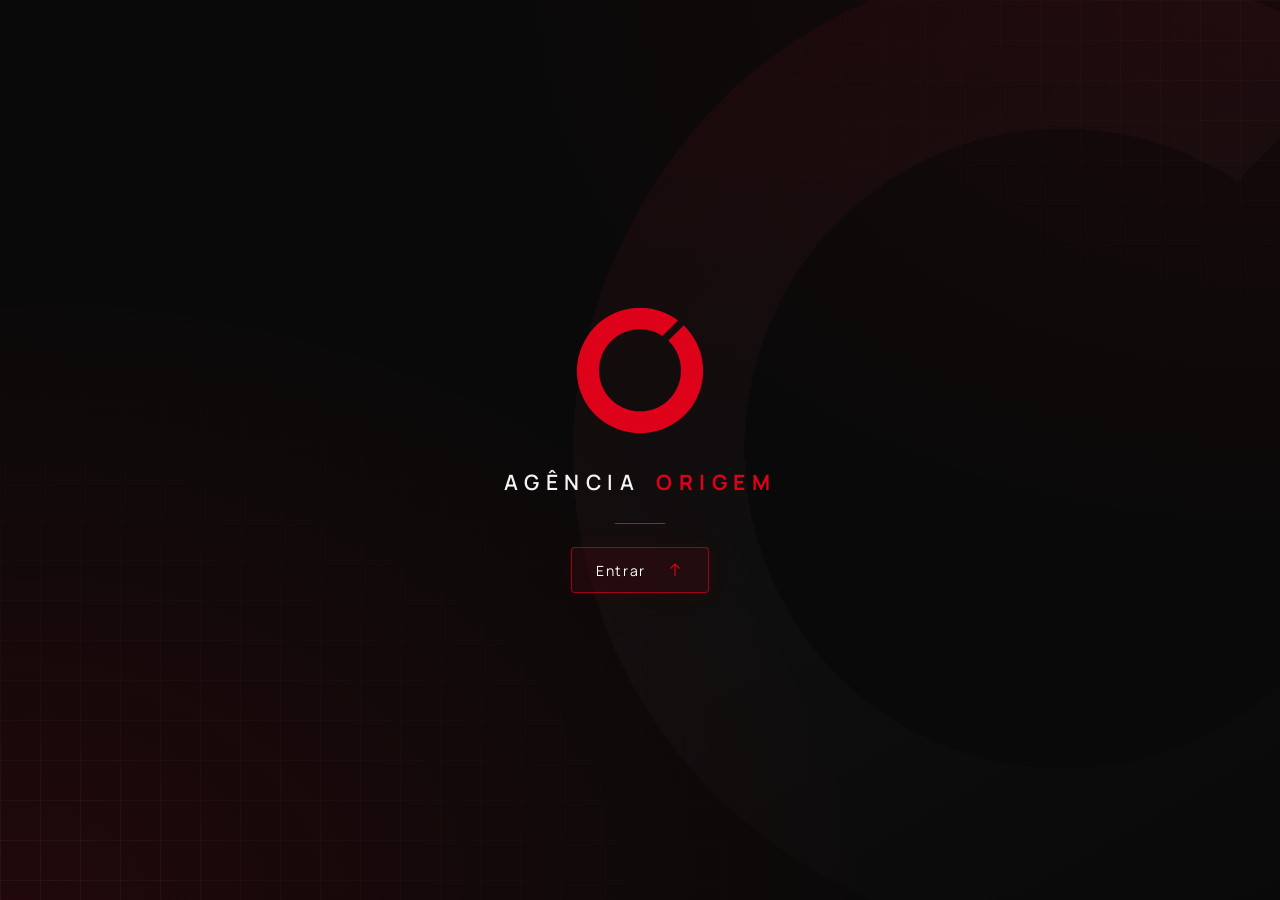
<file: index.html>
<!doctype html>
<html lang="pt-BR"><head><meta charset="utf-8"><meta name="viewport" content="width=device-width,initial-scale=1"><meta name="theme-color" content="#090909"><title>Agência Origem — Design em movimento</title><meta name="description" content="Agência Origem. Design em movimento. Entre e conheça nosso portfólio."><link rel="icon" href="assets/isotipo.svg"><link rel="stylesheet" href="entrada.css"></head>
<body><main class="welcome"><div class="watermark" aria-hidden="true"></div><div class="identity"><img class="mark" src="assets/isotipo.svg" alt="Isotipo da Origem" width="120" height="120"><h1><span>Agência</span> <strong>Origem</strong></h1><span class="rule" aria-hidden="true"></span><a class="enter" href="portfolio.html">Entrar <svg width="18" height="18" viewBox="0 0 24 24" fill="none" stroke="currentColor" stroke-width="1.5" aria-hidden="true"><path d="M12 20V4m-6 6 6-6 6 6"/></svg></a></div></main><script src="entrada.js"></script></body></html>
</file>
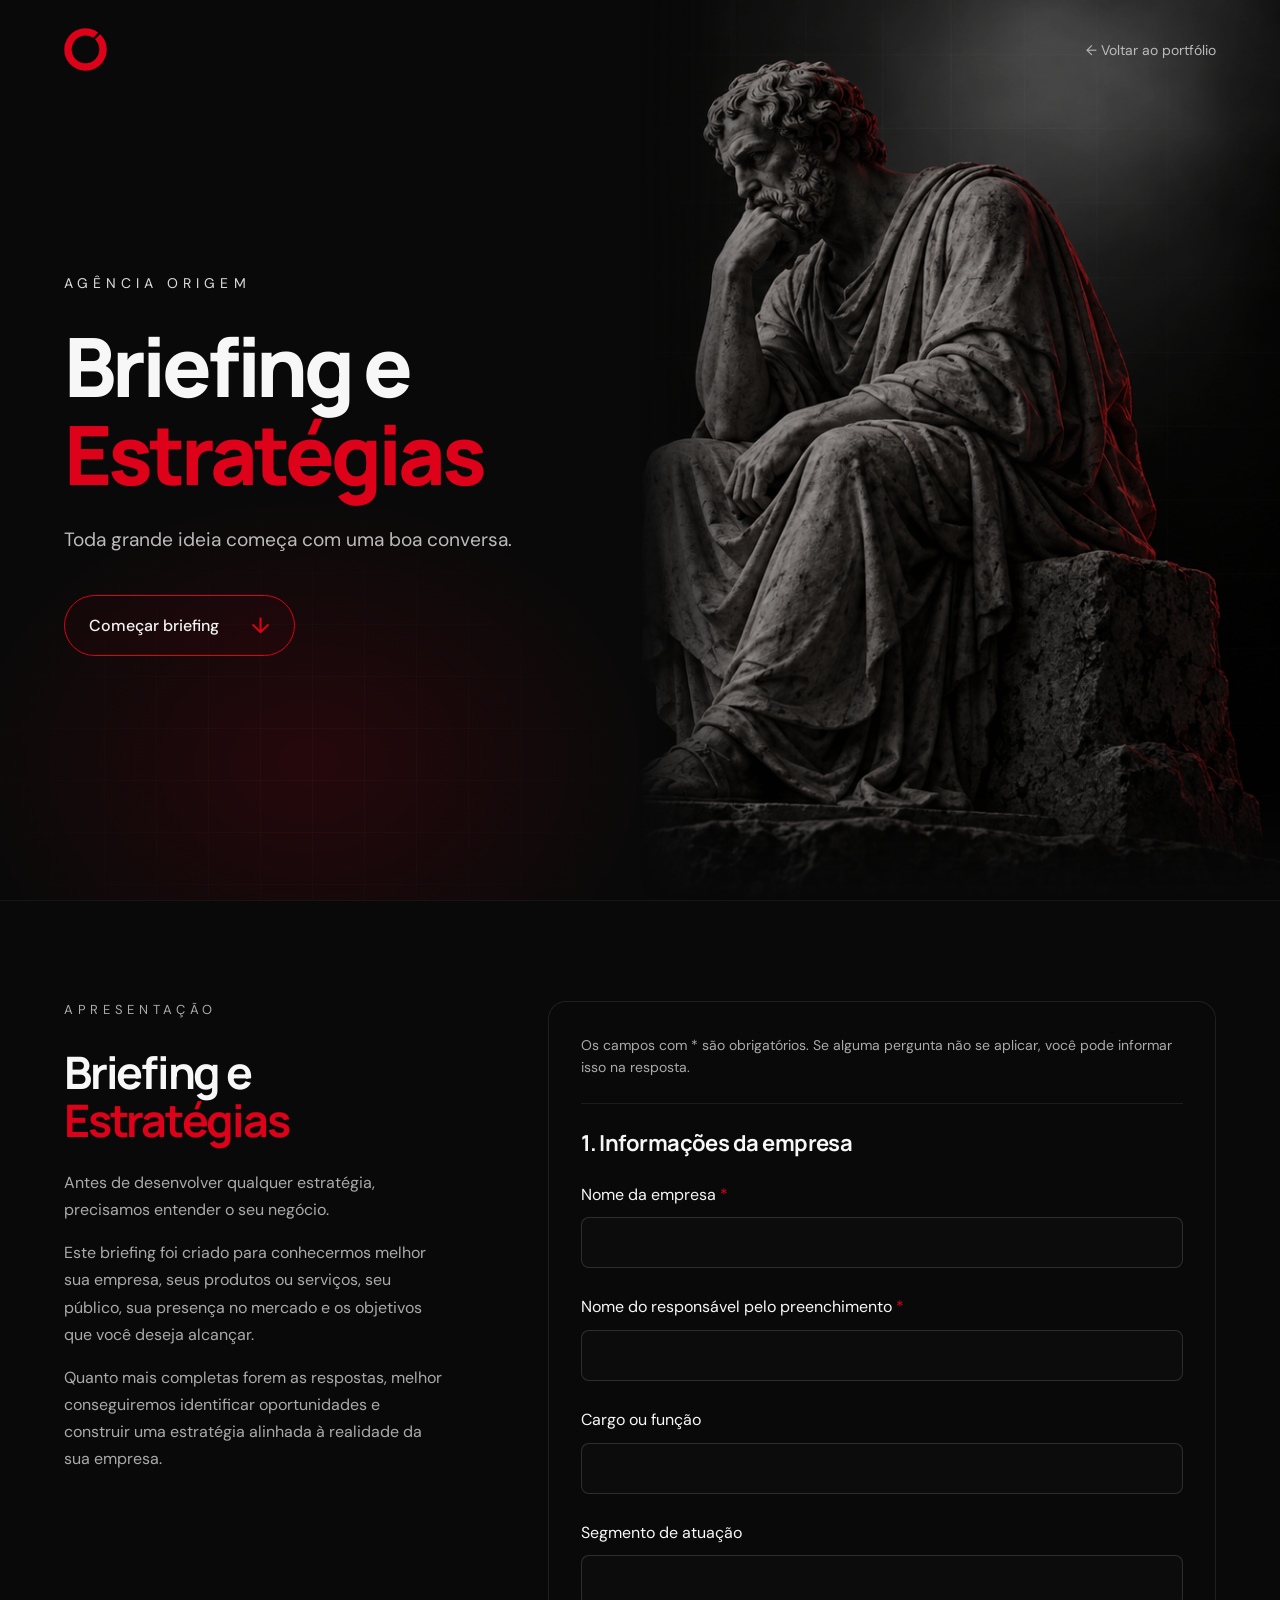
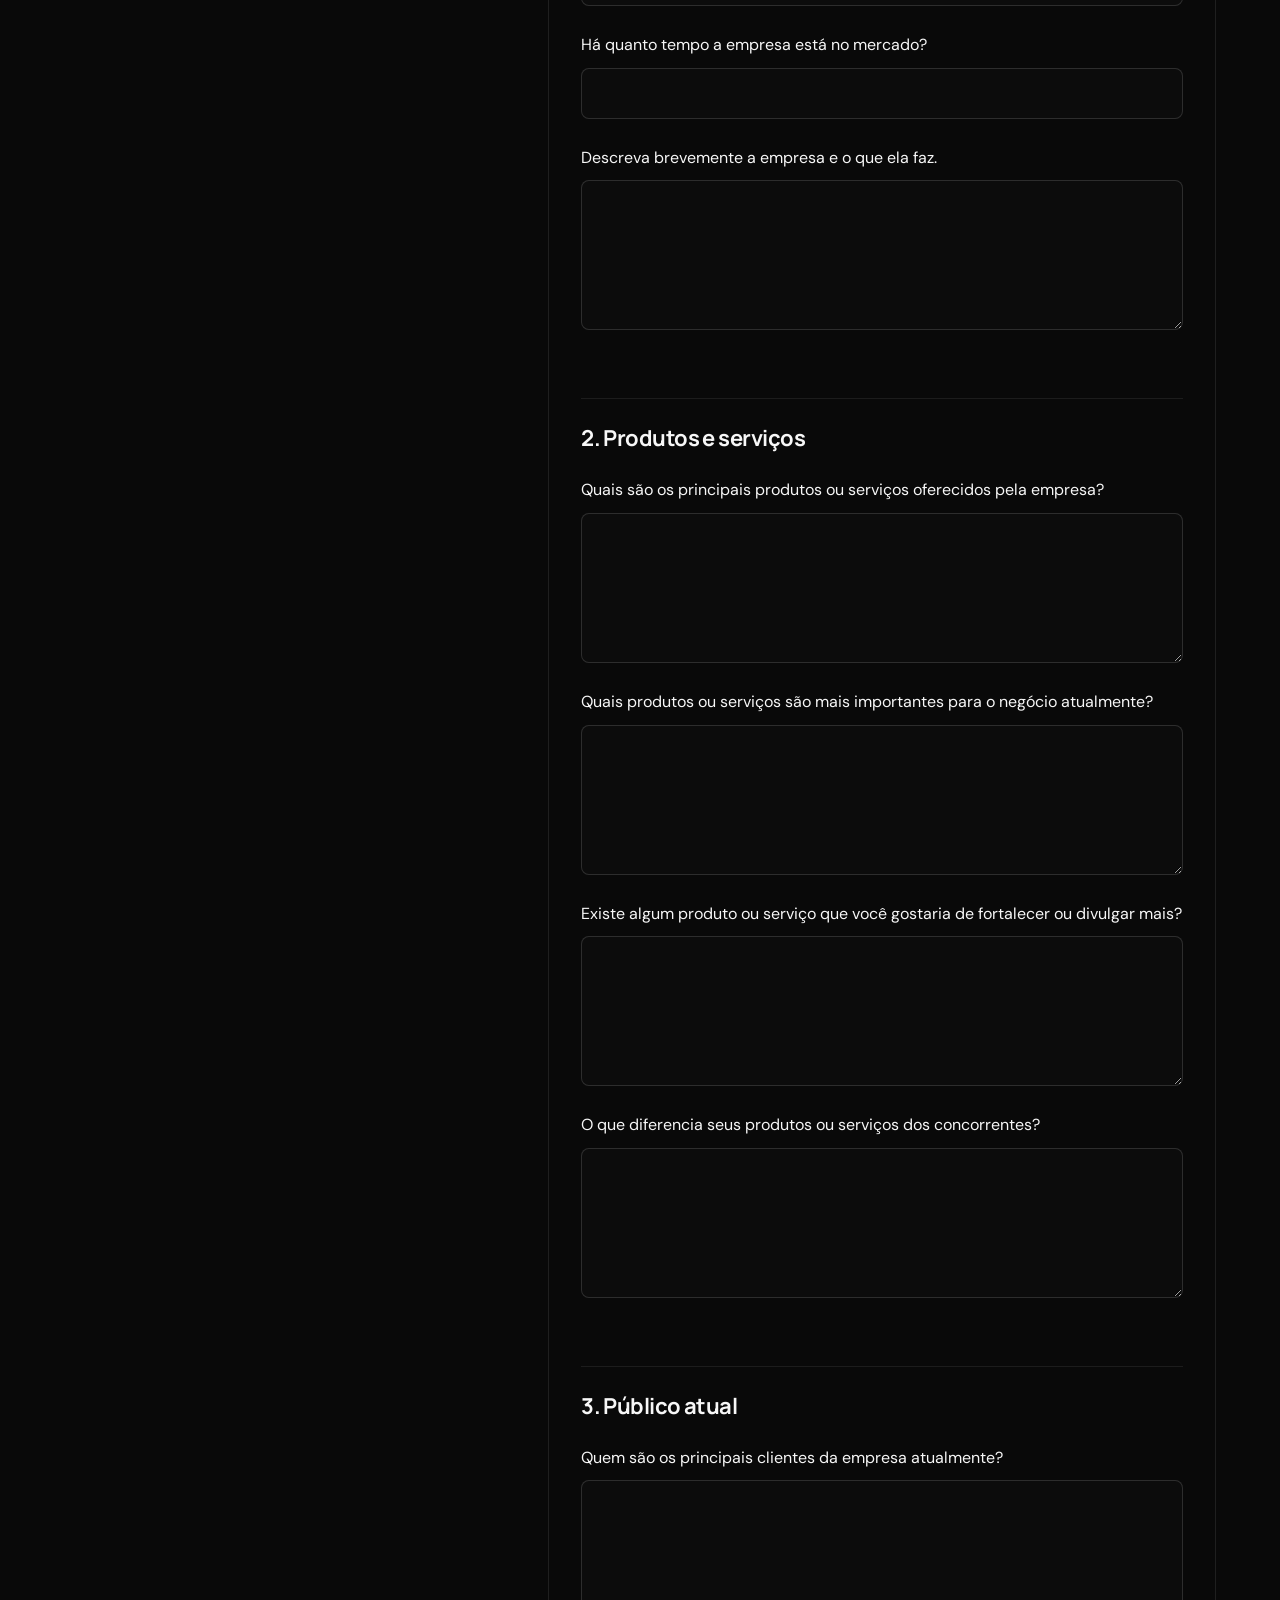
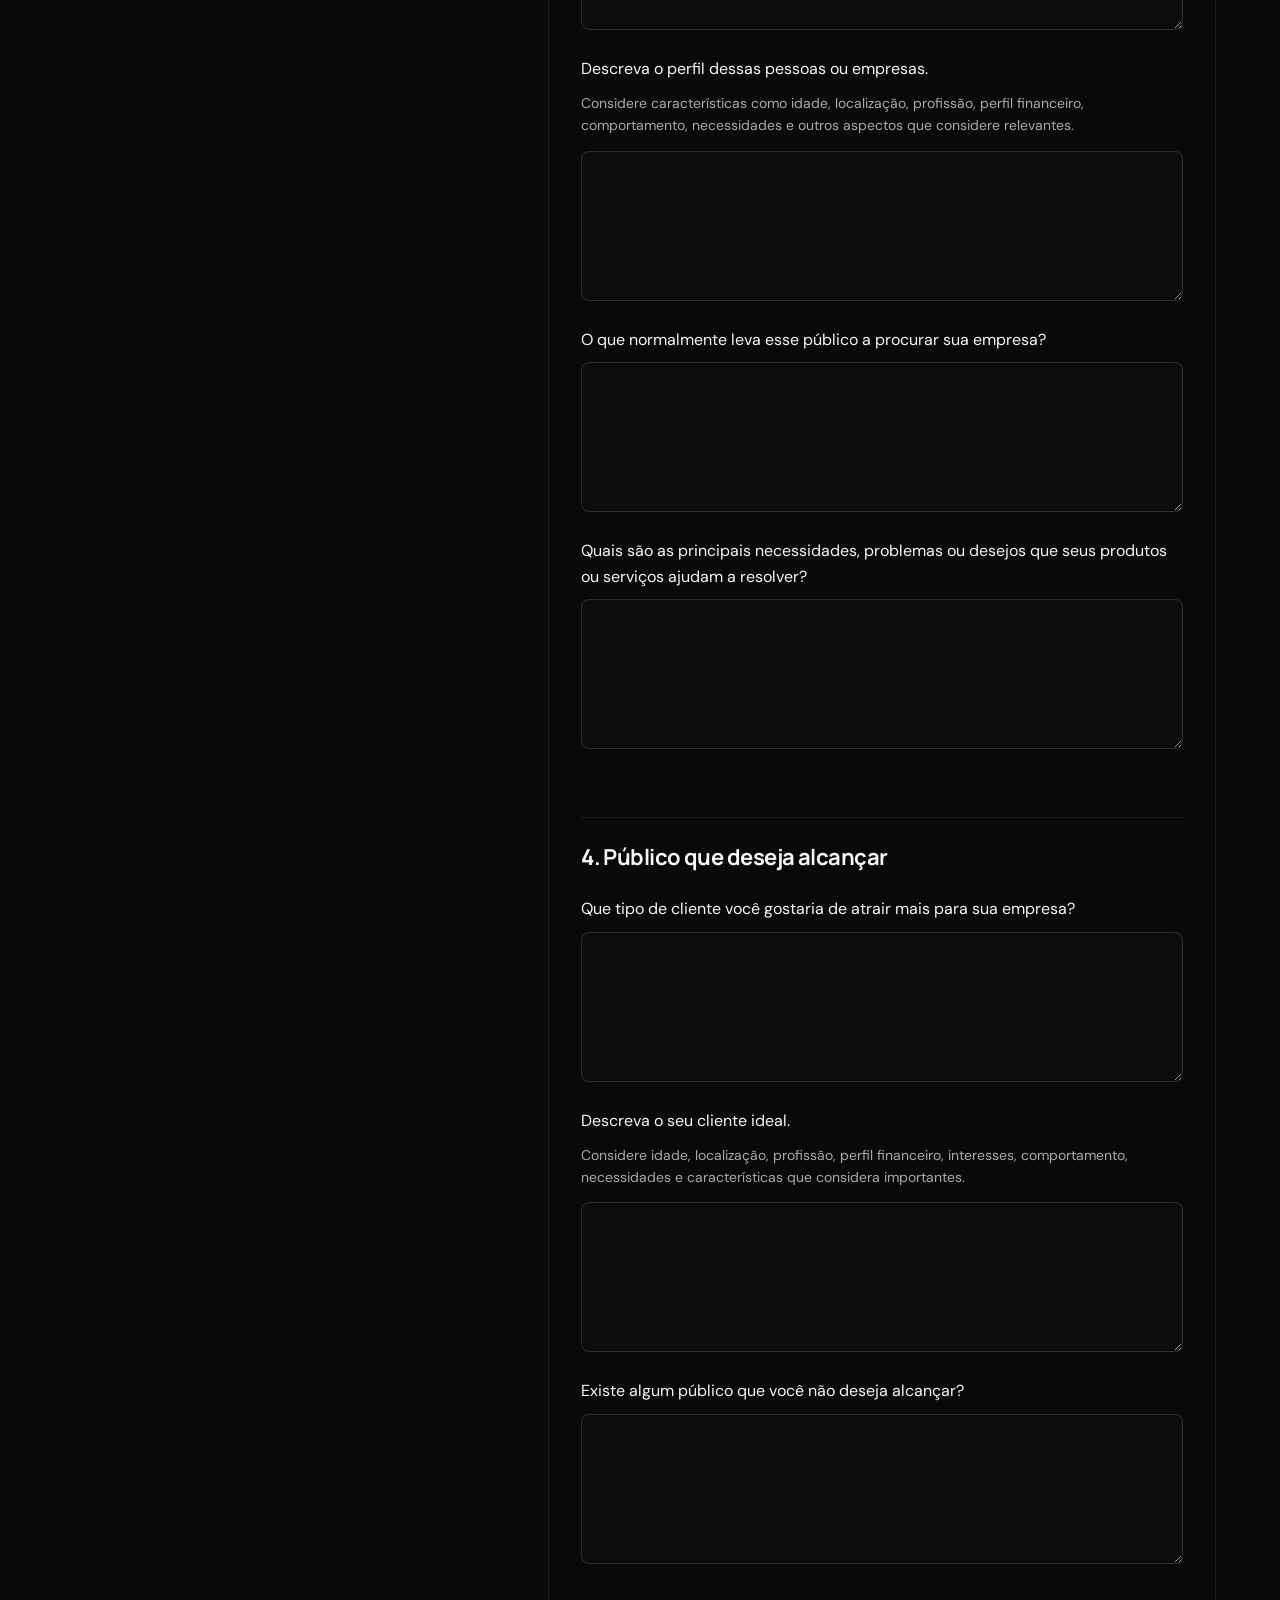
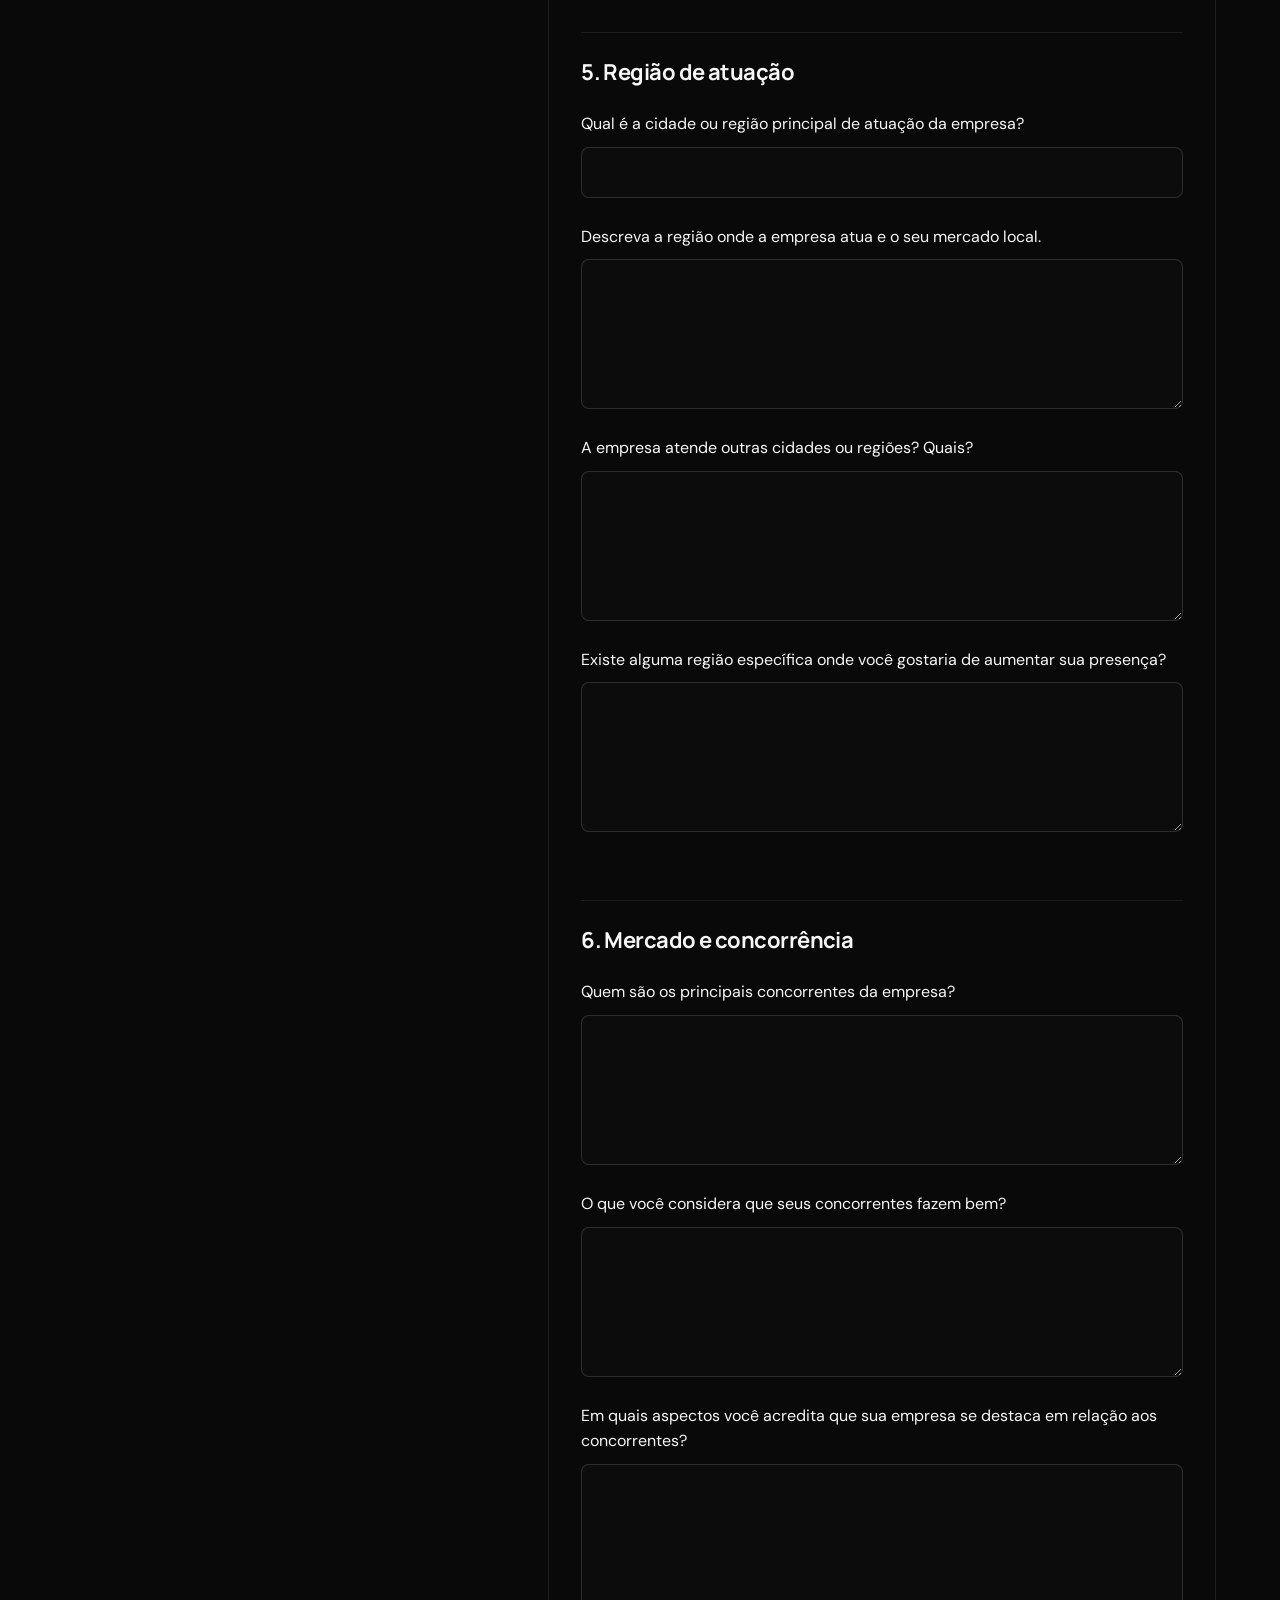
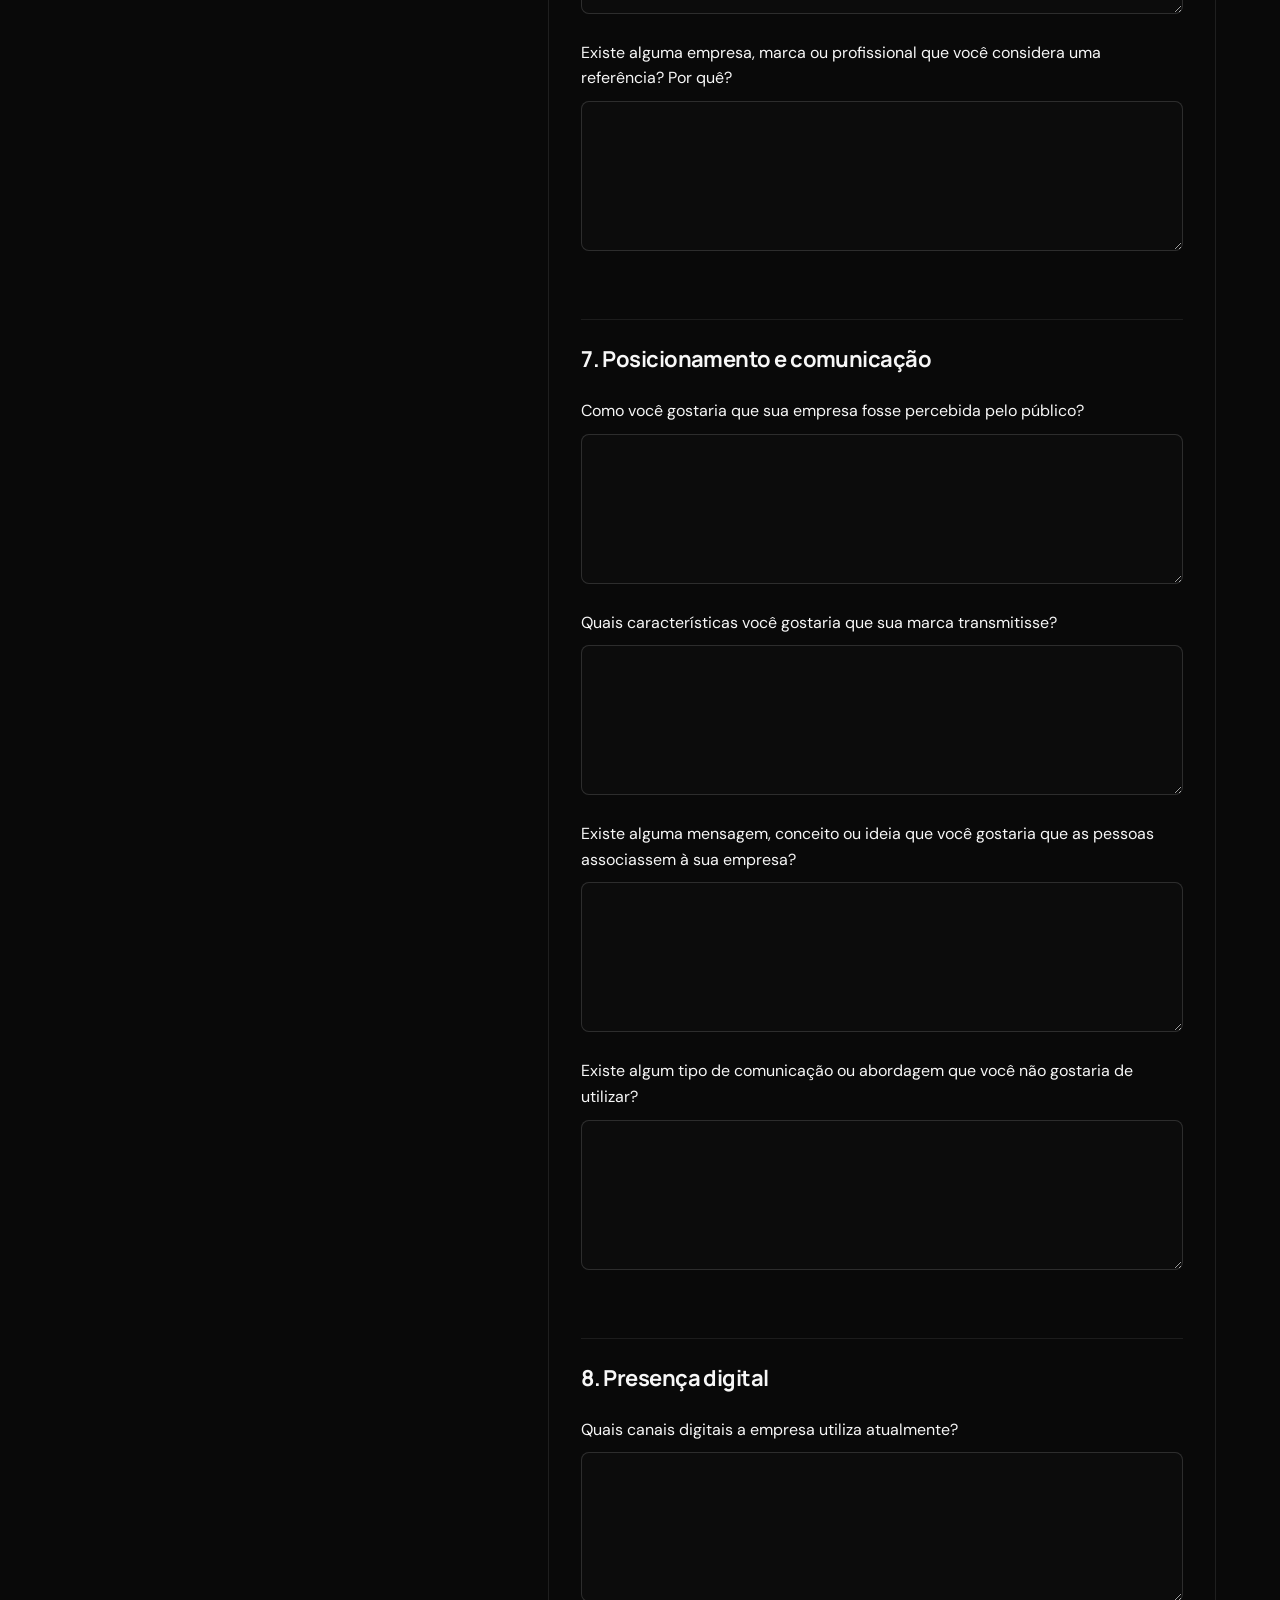
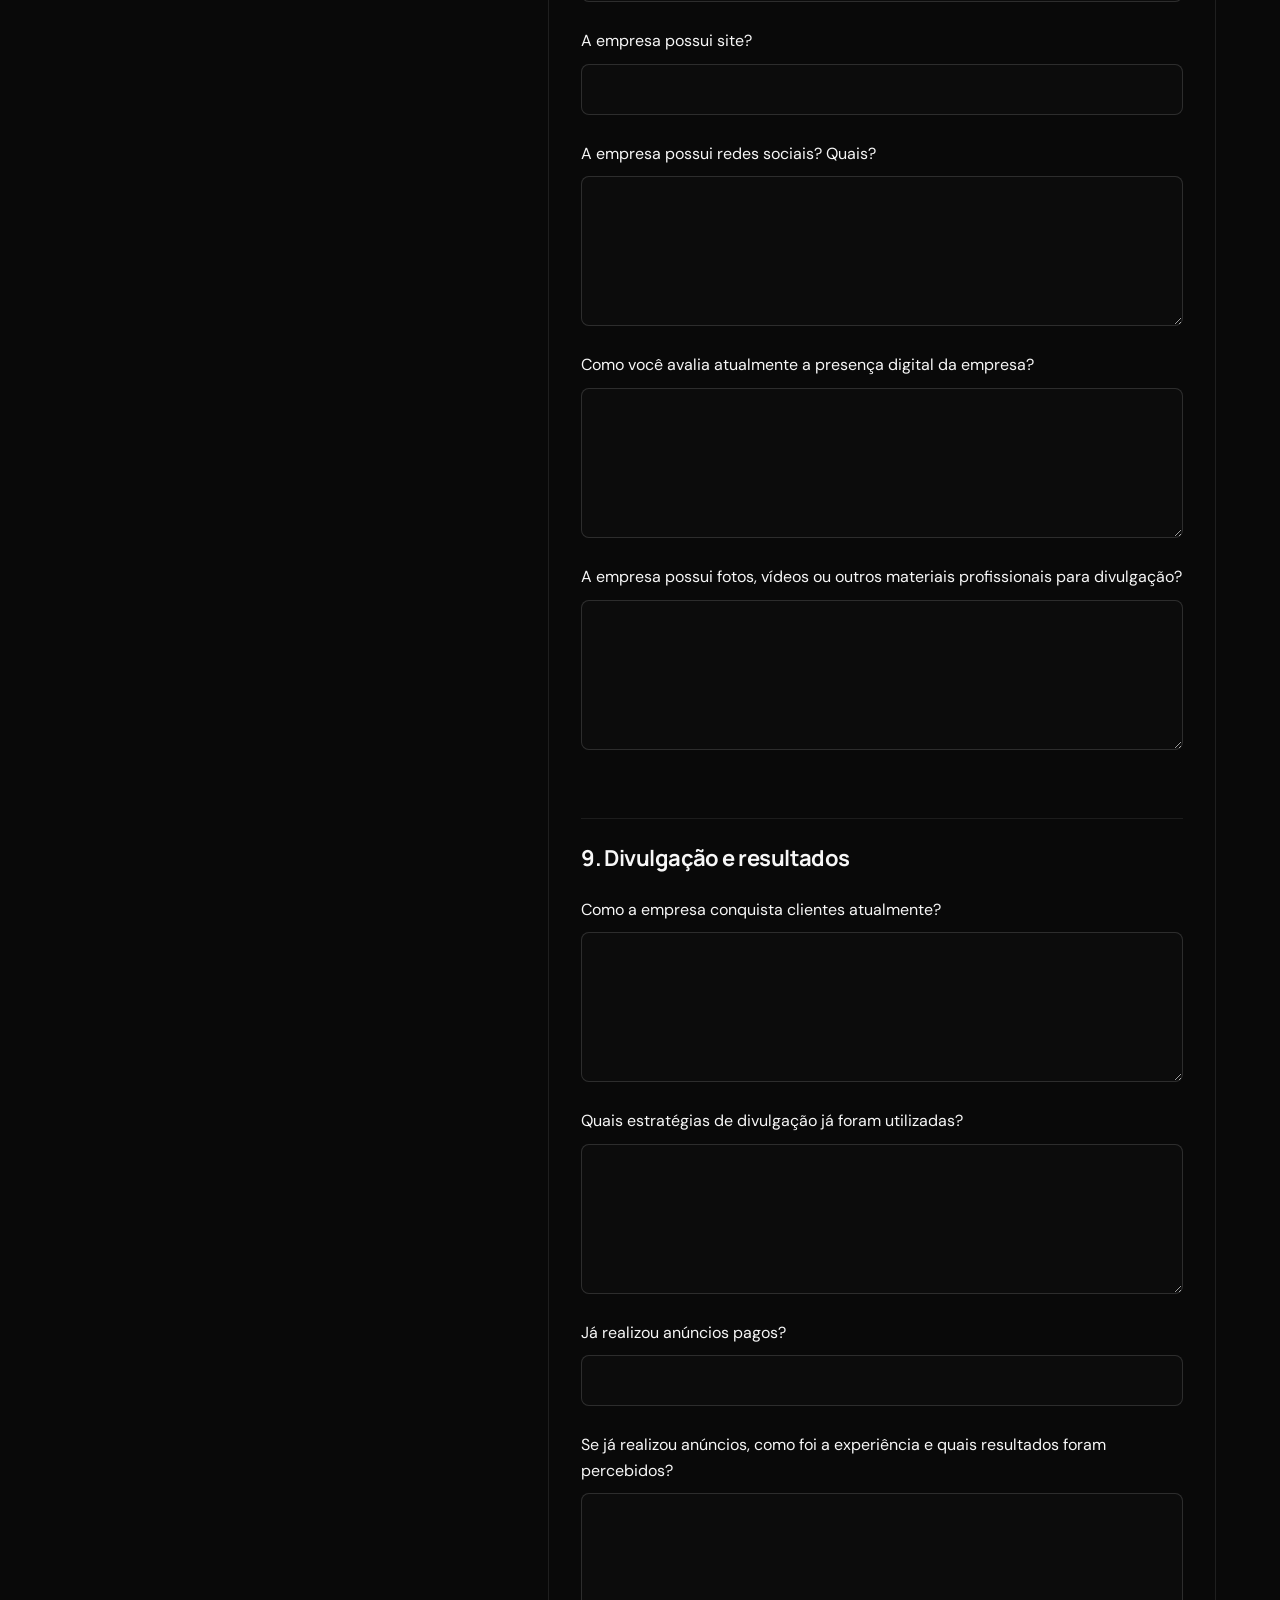
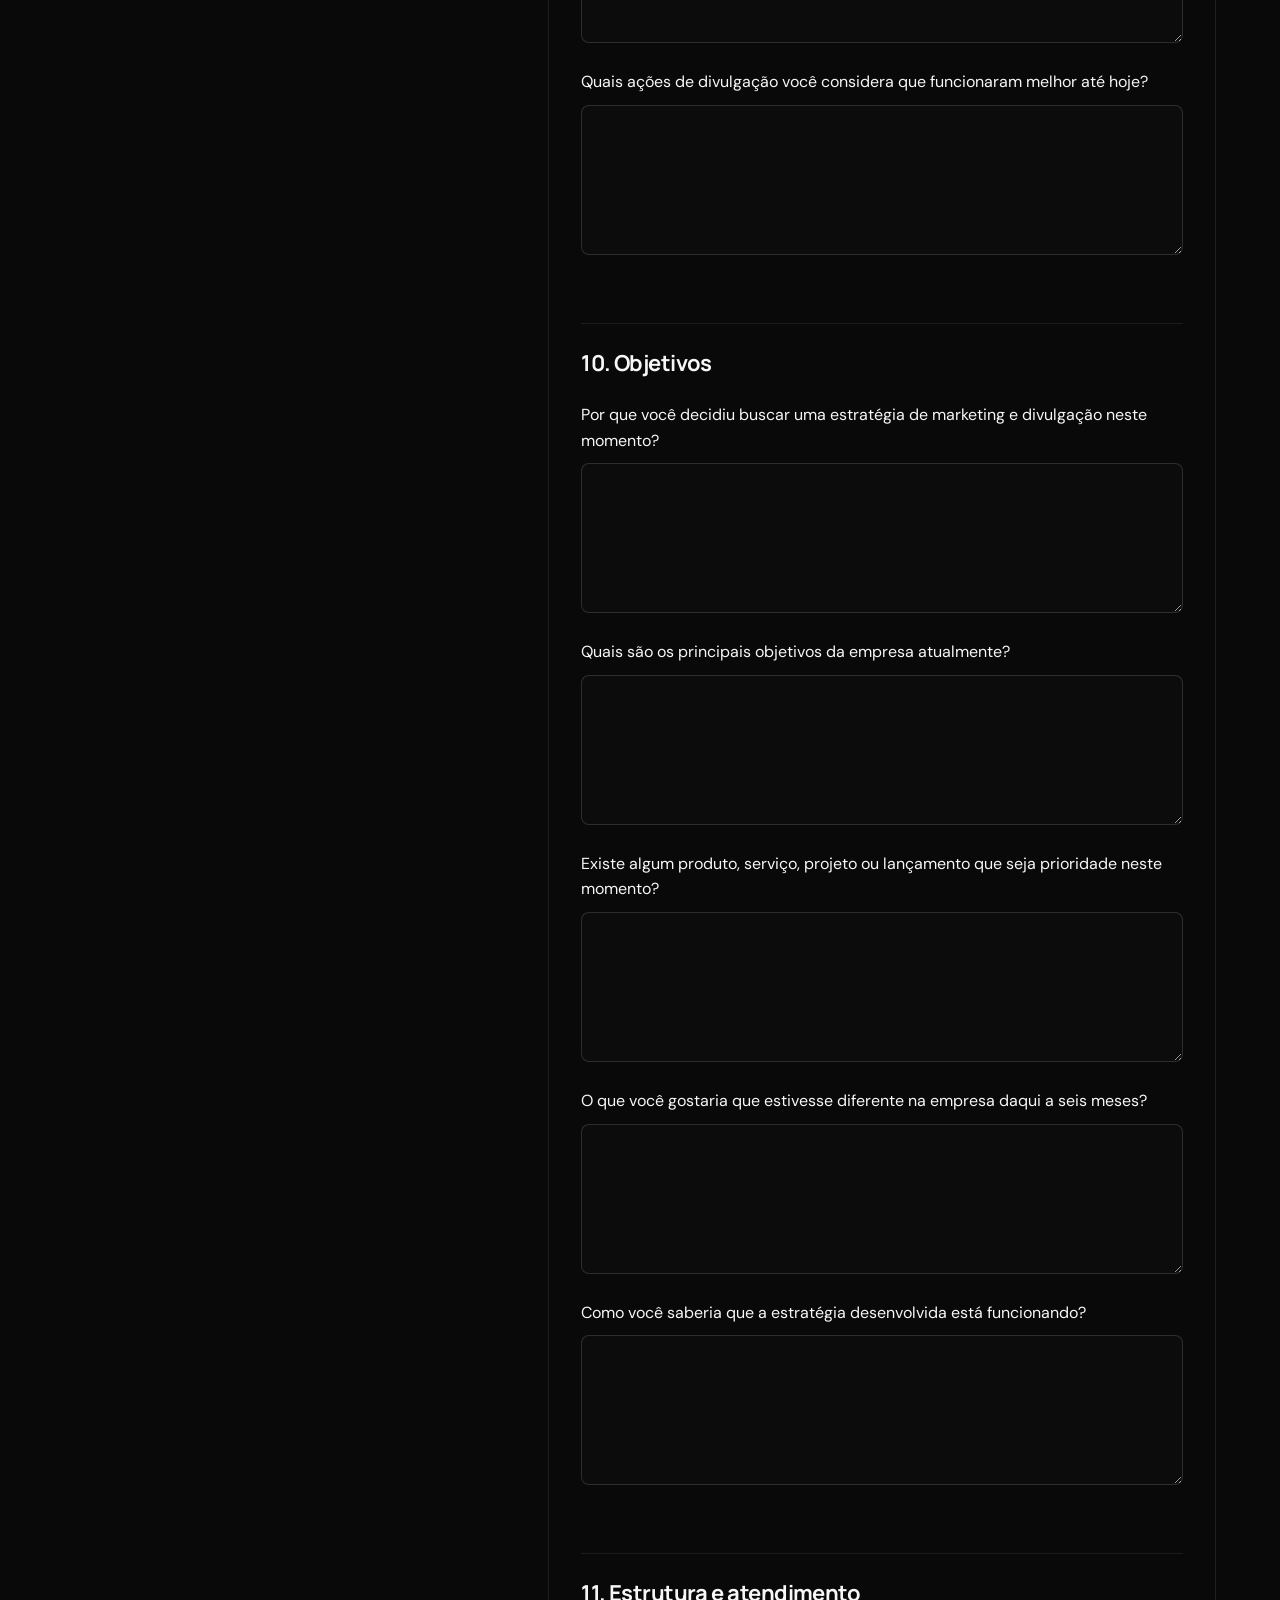
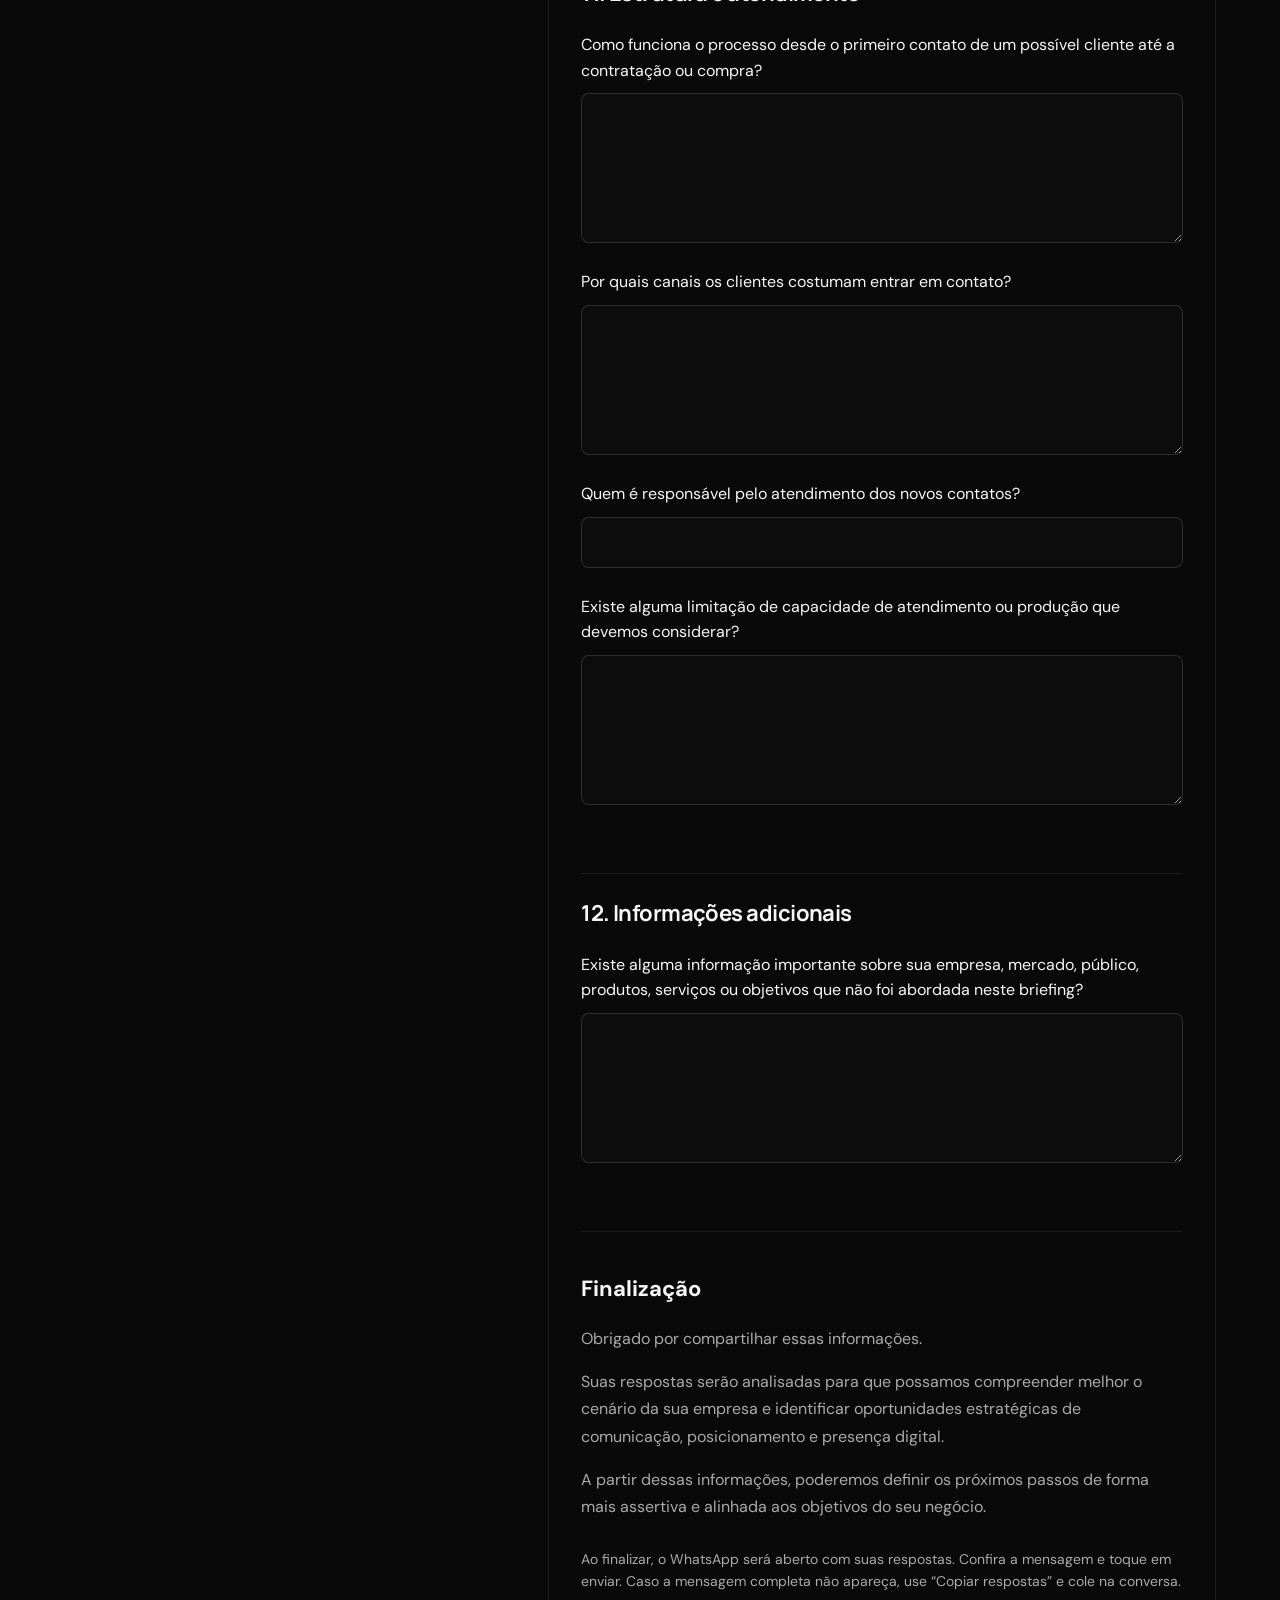
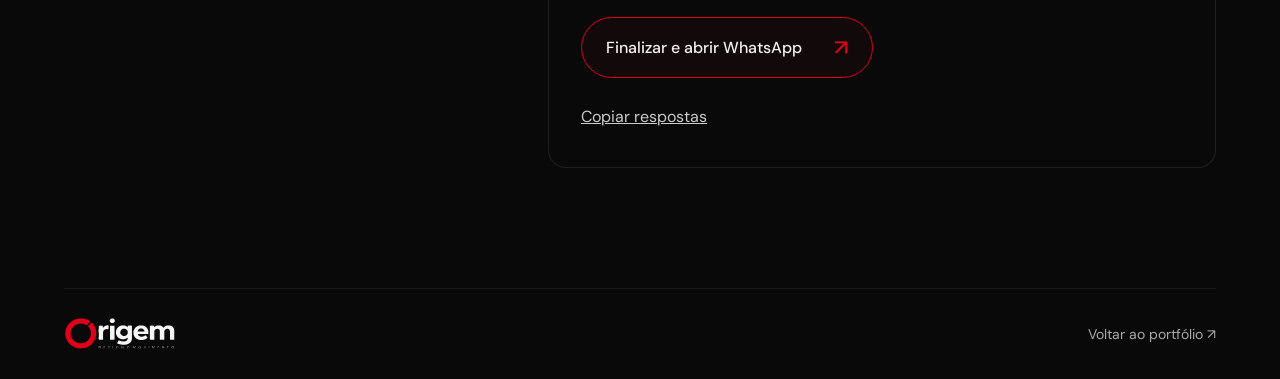
<file: briefing.html>
<!doctype html>
<html lang="pt-BR"><head><meta charset="utf-8"><meta name="viewport" content="width=device-width,initial-scale=1"><meta name="theme-color" content="#090909"><title>Briefing e Estratégias — Origem</title><meta name="description" content="Conte à Origem sobre sua marca e seu próximo projeto."><link rel="icon" href="assets/isotipo.svg"><link rel="stylesheet" href="briefing.css"></head>
<body><div class="ambience" aria-hidden="true"><div class="glow red"></div><div class="glow gray"></div><div class="grid"></div></div>
<header><a href="portfolio.html" aria-label="Voltar à página principal da Origem"><img src="assets/isotipo.svg" width="43" height="43" alt="Origem"></a><a class="back" href="portfolio.html">← Voltar ao portfólio</a></header>
<main><section class="intro" aria-labelledby="title"><div class="art" aria-hidden="true"><img src="assets/briefing-thinker.png" alt=""></div><div class="copy"><p class="eyebrow">AGÊNCIA ORIGEM</p><h1 id="title">Briefing e<br><span>Estratégias</span></h1><p class="subtitle">Toda grande ideia começa com uma boa conversa.</p><a class="button" href="#briefing">Começar briefing <span aria-hidden="true">↓</span></a></div></section>
<section id="briefing" class="form-section" aria-labelledby="form-title"><div class="form-heading"><p class="eyebrow">APRESENTAÇÃO</p><h2 id="form-title">Briefing e<br><span>Estratégias</span></h2><p>Antes de desenvolver qualquer estratégia, precisamos entender o seu negócio.</p><p>Este briefing foi criado para conhecermos melhor sua empresa, seus produtos ou serviços, seu público, sua presença no mercado e os objetivos que você deseja alcançar.</p><p>Quanto mais completas forem as respostas, melhor conseguiremos identificar oportunidades e construir uma estratégia alinhada à realidade da sua empresa.</p></div><form id="briefing-form"><p class="hint">Os campos com * são obrigatórios. Se alguma pergunta não se aplicar, você pode informar isso na resposta.</p><fieldset><legend>1. Informações da empresa</legend><label for="q1-1">Nome da empresa <span aria-hidden="true">*</span></label><input id="q1-1" name="q1-1" required autocomplete="organization"><label for="q1-2">Nome do responsável pelo preenchimento <span aria-hidden="true">*</span></label><input id="q1-2" name="q1-2" required autocomplete="name"><label for="q1-3">Cargo ou função</label><input id="q1-3" name="q1-3"><label for="q1-4">Segmento de atuação</label><input id="q1-4" name="q1-4"><label for="q1-5">Há quanto tempo a empresa está no mercado?</label><input id="q1-5" name="q1-5"><label for="q1-6">Descreva brevemente a empresa e o que ela faz.</label><textarea id="q1-6" name="q1-6" rows="4"></textarea></fieldset><fieldset><legend>2. Produtos e serviços</legend><label for="q2-1">Quais são os principais produtos ou serviços oferecidos pela empresa?</label><textarea id="q2-1" name="q2-1" rows="4"></textarea><label for="q2-2">Quais produtos ou serviços são mais importantes para o negócio atualmente?</label><textarea id="q2-2" name="q2-2" rows="4"></textarea><label for="q2-3">Existe algum produto ou serviço que você gostaria de fortalecer ou divulgar mais?</label><textarea id="q2-3" name="q2-3" rows="4"></textarea><label for="q2-4">O que diferencia seus produtos ou serviços dos concorrentes?</label><textarea id="q2-4" name="q2-4" rows="4"></textarea></fieldset><fieldset><legend>3. Público atual</legend><label for="q3-1">Quem são os principais clientes da empresa atualmente?</label><textarea id="q3-1" name="q3-1" rows="4"></textarea><label for="q3-2">Descreva o perfil dessas pessoas ou empresas.</label><p class="field-help" id="help-q3-2">Considere características como idade, localização, profissão, perfil financeiro, comportamento, necessidades e outros aspectos que considere relevantes.</p><textarea id="q3-2" name="q3-2" aria-describedby="help-q3-2" rows="4"></textarea><label for="q3-3">O que normalmente leva esse público a procurar sua empresa?</label><textarea id="q3-3" name="q3-3" rows="4"></textarea><label for="q3-4">Quais são as principais necessidades, problemas ou desejos que seus produtos ou serviços ajudam a resolver?</label><textarea id="q3-4" name="q3-4" rows="4"></textarea></fieldset><fieldset><legend>4. Público que deseja alcançar</legend><label for="q4-1">Que tipo de cliente você gostaria de atrair mais para sua empresa?</label><textarea id="q4-1" name="q4-1" rows="4"></textarea><label for="q4-2">Descreva o seu cliente ideal.</label><p class="field-help" id="help-q4-2">Considere idade, localização, profissão, perfil financeiro, interesses, comportamento, necessidades e características que considera importantes.</p><textarea id="q4-2" name="q4-2" aria-describedby="help-q4-2" rows="4"></textarea><label for="q4-3">Existe algum público que você não deseja alcançar?</label><textarea id="q4-3" name="q4-3" rows="4"></textarea></fieldset><fieldset><legend>5. Região de atuação</legend><label for="q5-1">Qual é a cidade ou região principal de atuação da empresa?</label><input id="q5-1" name="q5-1"><label for="q5-2">Descreva a região onde a empresa atua e o seu mercado local.</label><textarea id="q5-2" name="q5-2" rows="4"></textarea><label for="q5-3">A empresa atende outras cidades ou regiões? Quais?</label><textarea id="q5-3" name="q5-3" rows="4"></textarea><label for="q5-4">Existe alguma região específica onde você gostaria de aumentar sua presença?</label><textarea id="q5-4" name="q5-4" rows="4"></textarea></fieldset><fieldset><legend>6. Mercado e concorrência</legend><label for="q6-1">Quem são os principais concorrentes da empresa?</label><textarea id="q6-1" name="q6-1" rows="4"></textarea><label for="q6-2">O que você considera que seus concorrentes fazem bem?</label><textarea id="q6-2" name="q6-2" rows="4"></textarea><label for="q6-3">Em quais aspectos você acredita que sua empresa se destaca em relação aos concorrentes?</label><textarea id="q6-3" name="q6-3" rows="4"></textarea><label for="q6-4">Existe alguma empresa, marca ou profissional que você considera uma referência? Por quê?</label><textarea id="q6-4" name="q6-4" rows="4"></textarea></fieldset><fieldset><legend>7. Posicionamento e comunicação</legend><label for="q7-1">Como você gostaria que sua empresa fosse percebida pelo público?</label><textarea id="q7-1" name="q7-1" rows="4"></textarea><label for="q7-2">Quais características você gostaria que sua marca transmitisse?</label><textarea id="q7-2" name="q7-2" rows="4"></textarea><label for="q7-3">Existe alguma mensagem, conceito ou ideia que você gostaria que as pessoas associassem à sua empresa?</label><textarea id="q7-3" name="q7-3" rows="4"></textarea><label for="q7-4">Existe algum tipo de comunicação ou abordagem que você não gostaria de utilizar?</label><textarea id="q7-4" name="q7-4" rows="4"></textarea></fieldset><fieldset><legend>8. Presença digital</legend><label for="q8-1">Quais canais digitais a empresa utiliza atualmente?</label><textarea id="q8-1" name="q8-1" rows="4"></textarea><label for="q8-2">A empresa possui site?</label><input id="q8-2" name="q8-2"><label for="q8-3">A empresa possui redes sociais? Quais?</label><textarea id="q8-3" name="q8-3" rows="4"></textarea><label for="q8-4">Como você avalia atualmente a presença digital da empresa?</label><textarea id="q8-4" name="q8-4" rows="4"></textarea><label for="q8-5">A empresa possui fotos, vídeos ou outros materiais profissionais para divulgação?</label><textarea id="q8-5" name="q8-5" rows="4"></textarea></fieldset><fieldset><legend>9. Divulgação e resultados</legend><label for="q9-1">Como a empresa conquista clientes atualmente?</label><textarea id="q9-1" name="q9-1" rows="4"></textarea><label for="q9-2">Quais estratégias de divulgação já foram utilizadas?</label><textarea id="q9-2" name="q9-2" rows="4"></textarea><label for="q9-3">Já realizou anúncios pagos?</label><input id="q9-3" name="q9-3"><label for="q9-4">Se já realizou anúncios, como foi a experiência e quais resultados foram percebidos?</label><textarea id="q9-4" name="q9-4" rows="4"></textarea><label for="q9-5">Quais ações de divulgação você considera que funcionaram melhor até hoje?</label><textarea id="q9-5" name="q9-5" rows="4"></textarea></fieldset><fieldset><legend>10. Objetivos</legend><label for="q10-1">Por que você decidiu buscar uma estratégia de marketing e divulgação neste momento?</label><textarea id="q10-1" name="q10-1" rows="4"></textarea><label for="q10-2">Quais são os principais objetivos da empresa atualmente?</label><textarea id="q10-2" name="q10-2" rows="4"></textarea><label for="q10-3">Existe algum produto, serviço, projeto ou lançamento que seja prioridade neste momento?</label><textarea id="q10-3" name="q10-3" rows="4"></textarea><label for="q10-4">O que você gostaria que estivesse diferente na empresa daqui a seis meses?</label><textarea id="q10-4" name="q10-4" rows="4"></textarea><label for="q10-5">Como você saberia que a estratégia desenvolvida está funcionando?</label><textarea id="q10-5" name="q10-5" rows="4"></textarea></fieldset><fieldset><legend>11. Estrutura e atendimento</legend><label for="q11-1">Como funciona o processo desde o primeiro contato de um possível cliente até a contratação ou compra?</label><textarea id="q11-1" name="q11-1" rows="4"></textarea><label for="q11-2">Por quais canais os clientes costumam entrar em contato?</label><textarea id="q11-2" name="q11-2" rows="4"></textarea><label for="q11-3">Quem é responsável pelo atendimento dos novos contatos?</label><input id="q11-3" name="q11-3"><label for="q11-4">Existe alguma limitação de capacidade de atendimento ou produção que devemos considerar?</label><textarea id="q11-4" name="q11-4" rows="4"></textarea></fieldset><fieldset><legend>12. Informações adicionais</legend><label for="q12-1">Existe alguma informação importante sobre sua empresa, mercado, público, produtos, serviços ou objetivos que não foi abordada neste briefing?</label><textarea id="q12-1" name="q12-1" rows="4"></textarea></fieldset><div class="closing"><h3>Finalização</h3><p>Obrigado por compartilhar essas informações.</p><p>Suas respostas serão analisadas para que possamos compreender melhor o cenário da sua empresa e identificar oportunidades estratégicas de comunicação, posicionamento e presença digital.</p><p>A partir dessas informações, poderemos definir os próximos passos de forma mais assertiva e alinhada aos objetivos do seu negócio.</p></div><p class="hint">Ao finalizar, o WhatsApp será aberto com suas respostas. Confira a mensagem e toque em enviar. Caso a mensagem completa não apareça, use “Copiar respostas” e cole na conversa.</p><button class="button" type="submit">Finalizar e abrir WhatsApp <span aria-hidden="true">↗</span></button><button class="copy-answers" type="button" id="copy-answers">Copiar respostas</button><p id="status" role="status"></p><a id="retry" hidden target="_blank" rel="noopener noreferrer">Abrir mensagem no WhatsApp ↗</a></form></section></main>
<footer><img src="assets/logo.svg" alt="Origem — Design em movimento" width="112"><a href="portfolio.html">Voltar ao portfólio ↗</a></footer><script src="briefing.js"></script></body></html>
</file>
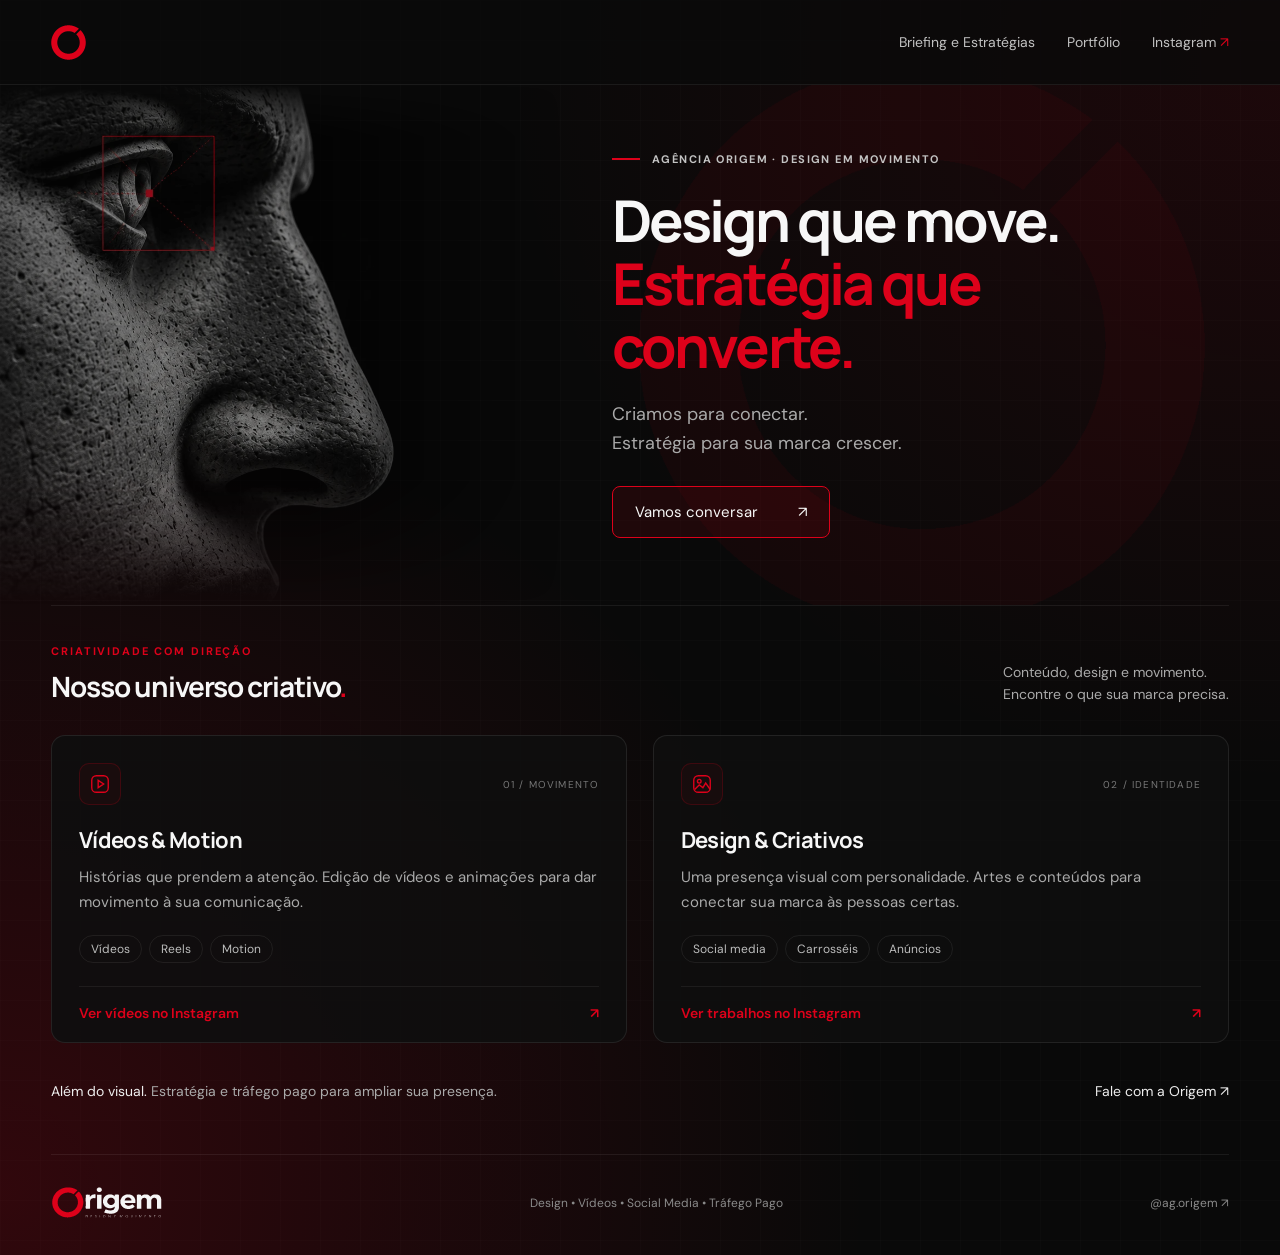
<file: portfolio.html>
<!doctype html>
<html lang="pt-BR"><head><meta charset="utf-8"><meta name="viewport" content="width=device-width,initial-scale=1"><meta name="theme-color" content="#0a0a0a"><title>Origem — Design em movimento</title><meta name="description" content="Design, vídeos, social media e tráfego pago. Conheça o universo criativo da Origem."><link rel="stylesheet" href="style.css"><link rel="icon" href="assets/isotipo.svg"><style>@media(max-width:700px){header nav{flex-wrap:wrap;justify-content:flex-end;gap:8px 16px;max-width:80%}}</style></head>
<body><header><a href="#inicio" aria-label="Origem, início"><img class="header-symbol" src="assets/isotipo.svg" alt="Origem — Design em movimento"></a><nav><a href="briefing.html">Briefing e Estratégias</a><a href="#portfolio">Portfólio</a><a href="https://www.instagram.com/ag.origem/" target="_blank" rel="noopener noreferrer">Instagram <span>↗</span></a></nav></header>
<main id="inicio"><section class="hero"><div class="hero-copy"><div class="eyebrow"><span class="dash"></span> AGÊNCIA ORIGEM · DESIGN EM MOVIMENTO</div><h1>Design que move.<br><span>Estratégia que<br>converte.</span></h1><p>Criamos para conectar.<br>Estratégia para sua marca crescer.</p><a class="button" href="https://wa.me/553591644403" target="_blank" rel="noopener noreferrer">Vamos conversar <span>↗</span></a></div><div class="hero-art"><img class="symbol" src="assets/isotipo.svg" alt=""><img class="statue" src="assets/statue-v2.webp" alt="Perfil de estátua grega em pedra cinza, com marcação gráfica vermelha no olho"></div></section>
<section class="portfolio" id="portfolio"><div class="section-heading"><div><div class="eyebrow">CRIATIVIDADE COM DIREÇÃO</div><h2>Nosso universo criativo<span>.</span></h2></div><p>Conteúdo, design e movimento.<br>Encontre o que sua marca precisa.</p></div><div class="cards">
<a class="card" href="https://www.instagram.com/ag.origem/reels/" target="_blank" rel="noopener noreferrer"><div class="card-top"><svg viewBox="0 0 24 24" fill="none" stroke="currentColor" stroke-width="1.5" aria-hidden="true"><rect x="3" y="3" width="18" height="18" rx="5"/><path d="m10 8 6 4-6 4Z"/></svg><span class="number">01 / MOVIMENTO</span></div><h3>Vídeos & Motion</h3><p>Histórias que prendem a atenção. Edição de vídeos e animações para dar movimento à sua comunicação.</p><div class="tags"><span>Vídeos</span><span>Reels</span><span>Motion</span></div><div class="card-link">Ver vídeos no Instagram <span>↗</span></div></a>
<a class="card" href="https://www.instagram.com/ag.origem/" target="_blank" rel="noopener noreferrer"><div class="card-top"><svg viewBox="0 0 24 24" fill="none" stroke="currentColor" stroke-width="1.5" aria-hidden="true"><rect x="3" y="3" width="18" height="18" rx="5"/><circle cx="9" cy="9" r="2"/><path d="m4 18 5-5 4 3 3-5 5 7"/></svg><span class="number">02 / IDENTIDADE</span></div><h3>Design & Criativos</h3><p>Uma presença visual com personalidade. Artes e conteúdos para conectar sua marca às pessoas certas.</p><div class="tags"><span>Social media</span><span>Carrosséis</span><span>Anúncios</span></div><div class="card-link">Ver trabalhos no Instagram <span>↗</span></div></a></div><div class="strategy"><p><span>Além do visual.</span> Estratégia e tráfego pago para ampliar sua presença.</p><a href="https://wa.me/553591644403" target="_blank" rel="noopener noreferrer">Fale com a Origem ↗</a></div></section></main>
<footer><a href="#inicio"><img class="logo" src="assets/logo.svg" alt="Origem"></a><p>Design • Vídeos • Social Media • Tráfego Pago</p><a href="https://www.instagram.com/ag.origem/" target="_blank" rel="noopener noreferrer">@ag.origem ↗</a></footer><script src="script.js"></script></body></html>
</file>
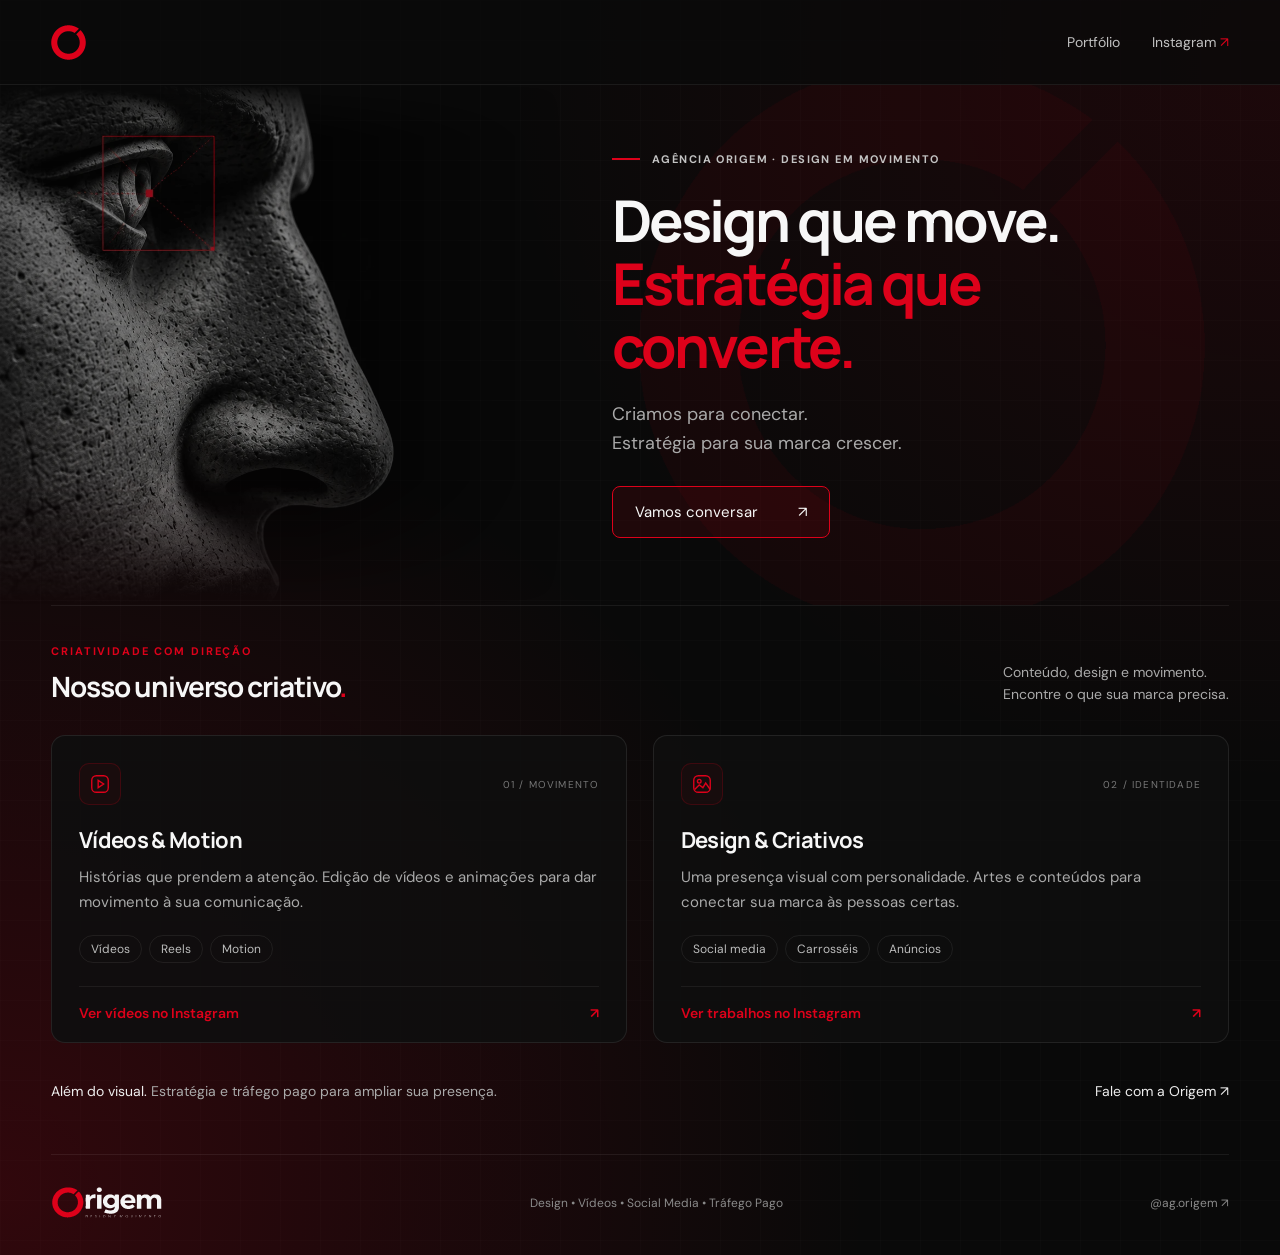
<file: origem-site/portfolio.html>
<!doctype html>
<html lang="pt-BR"><head><meta charset="utf-8"><meta name="viewport" content="width=device-width,initial-scale=1"><meta name="theme-color" content="#0a0a0a"><title>Origem — Design em movimento</title><meta name="description" content="Design, vídeos, social media e tráfego pago. Conheça o universo criativo da Origem."><link rel="stylesheet" href="style.css"><link rel="icon" href="assets/isotipo.svg"></head>
<body><header><a href="#inicio" aria-label="Origem, início"><img class="header-symbol" src="assets/isotipo.svg" alt="Origem — Design em movimento"></a><nav><a href="#portfolio">Portfólio</a><a href="https://www.instagram.com/ag.origem/" target="_blank" rel="noopener noreferrer">Instagram <span>↗</span></a></nav></header>
<main id="inicio"><section class="hero"><div class="hero-copy"><div class="eyebrow"><span class="dash"></span> AGÊNCIA ORIGEM · DESIGN EM MOVIMENTO</div><h1>Design que move.<br><span>Estratégia que<br>converte.</span></h1><p>Criamos para conectar.<br>Estratégia para sua marca crescer.</p><a class="button" href="https://wa.me/553591644403" target="_blank" rel="noopener noreferrer">Vamos conversar <span>↗</span></a></div><div class="hero-art"><img class="symbol" src="assets/isotipo.svg" alt=""><img class="statue" src="assets/statue-v2.webp" alt="Perfil de estátua grega em pedra cinza, com marcação gráfica vermelha no olho"></div></section>
<section class="portfolio" id="portfolio"><div class="section-heading"><div><div class="eyebrow">CRIATIVIDADE COM DIREÇÃO</div><h2>Nosso universo criativo<span>.</span></h2></div><p>Conteúdo, design e movimento.<br>Encontre o que sua marca precisa.</p></div><div class="cards">
<a class="card" href="https://www.instagram.com/ag.origem/reels/" target="_blank" rel="noopener noreferrer"><div class="card-top"><svg viewBox="0 0 24 24" fill="none" stroke="currentColor" stroke-width="1.5" aria-hidden="true"><rect x="3" y="3" width="18" height="18" rx="5"/><path d="m10 8 6 4-6 4Z"/></svg><span class="number">01 / MOVIMENTO</span></div><h3>Vídeos & Motion</h3><p>Histórias que prendem a atenção. Edição de vídeos e animações para dar movimento à sua comunicação.</p><div class="tags"><span>Vídeos</span><span>Reels</span><span>Motion</span></div><div class="card-link">Ver vídeos no Instagram <span>↗</span></div></a>
<a class="card" href="https://www.instagram.com/ag.origem/" target="_blank" rel="noopener noreferrer"><div class="card-top"><svg viewBox="0 0 24 24" fill="none" stroke="currentColor" stroke-width="1.5" aria-hidden="true"><rect x="3" y="3" width="18" height="18" rx="5"/><circle cx="9" cy="9" r="2"/><path d="m4 18 5-5 4 3 3-5 5 7"/></svg><span class="number">02 / IDENTIDADE</span></div><h3>Design & Criativos</h3><p>Uma presença visual com personalidade. Artes e conteúdos para conectar sua marca às pessoas certas.</p><div class="tags"><span>Social media</span><span>Carrosséis</span><span>Anúncios</span></div><div class="card-link">Ver trabalhos no Instagram <span>↗</span></div></a></div><div class="strategy"><p><span>Além do visual.</span> Estratégia e tráfego pago para ampliar sua presença.</p><a href="https://wa.me/553591644403" target="_blank" rel="noopener noreferrer">Fale com a Origem ↗</a></div></section></main>
<footer><a href="#inicio"><img class="logo" src="assets/logo.svg" alt="Origem"></a><p>Design • Vídeos • Social Media • Tráfego Pago</p><a href="https://www.instagram.com/ag.origem/" target="_blank" rel="noopener noreferrer">@ag.origem ↗</a></footer><script src="script.js"></script></body></html>
</file>
<file: entrada.css>
@import url('https://fonts.googleapis.com/css2?family=Manrope:wght@500;600;700&display=swap');
:root{color-scheme:dark;--red:#dd011a}*{box-sizing:border-box}html,body{margin:0;min-height:100%;background:#090909}body{font-family:Manrope,Arial,sans-serif;color:#f5f5f5}.welcome{width:100%;min-height:100svh;display:grid;place-items:center;position:relative;isolation:isolate;overflow:hidden;padding:40px 22px;background-color:#090909;background-image:radial-gradient(ellipse at 100% 0%,#dd011a18,transparent 48%),radial-gradient(ellipse at 0% 100%,#dd011a38,transparent 52%),linear-gradient(#ffffff0c 1px,transparent 1px),linear-gradient(90deg,#ffffff0c 1px,transparent 1px);background-size:auto,auto,40px 40px,40px 40px;transition:transform .7s cubic-bezier(.65,0,.25,1),opacity .65s;transform-origin:top}.watermark{position:absolute;width: min(85vw,1050px);height:min(110vh,1050px);object-fit:contain;left:42%;top:50%;transform:translateY(-50%);filter:brightness(0) invert(1);opacity:.055;z-index:-1;pointer-events:none}.identity{display:flex;flex-direction:column;align-items:center;text-align:center;animation:appear 1.1s ease both}.mark{width:clamp(100px,10vw,145px);height:auto;margin-bottom:30px}h1{font-size:clamp(17px,1.65vw,25px);text-transform:uppercase;letter-spacing:.31em;font-weight:600;line-height:1.7;margin:0;word-spacing:.25em}h1 strong{color:var(--red);font-weight:700}.rule{height:1px;width:50px;background:var(--red);margin:23px 0}.enter{display:inline-flex;align-items:center;gap:20px;min-height:46px;padding:11px 24px;border:1px solid #dd011a50;border-radius:4px;color:#e8e8e8;text-decoration:none;font-size:14px;letter-spacing:.12em;transition:background .3s,box-shadow .3s,border-color .3s}.enter svg{color:var(--red);transition:transform .3s}.enter:hover,.enter:focus-visible{background:#dd011a12;border-color:var(--red);box-shadow:0 0 28px #dd011a24}.enter:hover svg{transform:translateY(-4px)}.enter:focus-visible{outline:2px solid white;outline-offset:5px}.leaving .welcome{transform:translateY(-10vh);opacity:0}.leaving .enter svg{transform:translateY(-15px);opacity:0}@keyframes appear{from{opacity:0;transform:translateY(14px)}to{opacity:1;transform:translateY(0)}}@media(max-width:600px){.watermark{width:125vw;height:90svh;left:32%}h1{letter-spacing:.2em}.mark{margin-bottom:24px}}@media(prefers-reduced-motion:reduce){*,*:before{animation:none!important;transition:none!important}.leaving .welcome{transform:none}}

/* Restrained ambient grid; the central identity stays dominant. */
.welcome{background-image:radial-gradient(ellipse at 100% 0%,#dd011a12,transparent 45%),radial-gradient(ellipse at 0% 100%,#dd011a1c,transparent 50%);background-size:auto,auto}
.welcome:before{content:"";position:absolute;inset:0;z-index:-2;pointer-events:none;background-image:linear-gradient(#ffffff0c 1px,transparent 1px),linear-gradient(90deg,#ffffff0c 1px,transparent 1px);background-size:40px 40px;mask-image:radial-gradient(ellipse at 0% 100%,#000 0%,#0007 18%,transparent 48%),radial-gradient(ellipse at 100% 0%,#0008 0%,transparent 35%)}
.watermark{filter:none;opacity:1;background:linear-gradient(150deg,rgba(221,1,26,.082) 0%,rgba(145,145,145,.044) 48%,rgba(95,95,95,.011) 86%,transparent 100%);mask-image:url('assets/isotipo.svg');mask-size:contain;mask-repeat:no-repeat;mask-position:center}
.identity{position:relative;z-index:1}.enter{border-color:#dd011aa6;background:#dd011a16;color:#fff;box-shadow:0 0 22px #dd011a12}.enter:hover,.enter:focus-visible{background:#dd011a2e;box-shadow:0 0 30px #dd011a30}
</file>
<file: briefing.css>
@import url('https://fonts.googleapis.com/css2?family=DM+Sans:wght@400;500;600;700&family=Manrope:wght@500;600;700;800&display=swap');
:root{color-scheme:dark;--red:#dd011a;--gutter:clamp(24px,5vw,96px)}*{box-sizing:border-box}html{scroll-behavior:smooth;scroll-padding-top:32px}body{margin:0;background:#090909;color:#f7f7f7;font:16px 'DM Sans',Arial,sans-serif;isolation:isolate}a{color:inherit;text-decoration:none}header{position:absolute;z-index:3;inset:0 0 auto;display:flex;align-items:center;justify-content:space-between;padding:28px var(--gutter);gap:24px}.back{font-size:14px;color:#bbb}a:hover{color:var(--red)}header img{display:block}.ambience{position:fixed;inset:0;z-index:-1;pointer-events:none;overflow:hidden;background:#090909;--rx:12%;--ry:78%;--gx:82%;--gy:20%}.glow{position:absolute;inset:0}.red{background:radial-gradient(ellipse 34vw 38vh at var(--rx) var(--ry),#dd011a23,transparent 80%)}.gray{background:radial-gradient(ellipse 30vw 35vh at var(--gx) var(--gy),#ffffff0c,transparent 80%)}.grid{position:absolute;inset:0;background-image:linear-gradient(#ffffff0b 1px,transparent 1px),linear-gradient(90deg,#ffffff0b 1px,transparent 1px);background-size:52px 52px;mask-image:radial-gradient(ellipse 38vw 42vh at var(--rx) var(--ry),#0009,transparent 85%),radial-gradient(ellipse 30vw 36vh at var(--gx) var(--gy),#0005,transparent 80%)}.intro{position:relative;min-height:100svh;display:flex;align-items:center;padding:120px var(--gutter) 90px;overflow:hidden}.copy{position:relative;z-index:1;max-width:64%;padding:30px 0}.eyebrow{font-size:14px;letter-spacing:.36em;color:#ddd;margin:0 0 30px}h1,h2{font-family:Manrope,Arial,sans-serif;letter-spacing:-.05em;line-height:1.08}h1{font-size:clamp(48px,6.4vw,104px);margin:0 0 26px;font-weight:800}h1 span,h2 span{color:var(--red)}.subtitle{font-size:clamp(16px,1.5vw,23px);color:#bbb;line-height:1.6;margin:0 0 40px}.button{display:inline-flex;align-items:center;justify-content:space-between;gap:32px;border:1px solid var(--red);border-radius:32px;padding:15px 24px;color:#f3f3f3;background:#dd011a09;font:500 16px 'DM Sans',Arial,sans-serif;cursor:pointer;transition:background .3s,box-shadow .3s,transform .3s}.button span{color:var(--red);font-size:22px}.button:hover{color:white;background:#dd011a23;box-shadow:0 0 25px #dd011a30;transform:translateY(-2px)}.art{position:absolute;right:0;top:0;width:50%;height:100%;overflow:hidden;mask-image:linear-gradient(to right,transparent,black 16%),linear-gradient(to top,transparent,black 12%);mask-composite:intersect;pointer-events:none}.art img{position:absolute;right:0;width:200%;max-width:none;height:100%;object-fit:cover;object-position:right center;opacity:.83}.form-section{position:relative;display:grid;grid-template-columns:1fr 1.2fr;gap:clamp(40px,8vw,140px);padding:100px var(--gutter) 120px;border-top:1px solid #ffffff0e}.form-heading h2{font-size:clamp(36px,3.5vw,58px);margin:0 0 24px}.form-heading>p:last-child{color:#aaa;line-height:1.7;max-width:32ch}.form-heading .eyebrow{font-size:13px;color:#aaa}form{padding:32px;border:1px solid #ffffff17;background:#0b0b0bc9;border-radius:18px;backdrop-filter:blur(12px)}label{display:block;font-size:16px;margin:0 0 10px}label span{color:var(--red)}input,textarea{display:block;width:100%;font:inherit;color:#fff;background:#ffffff04;border:1px solid #ffffff23;border-radius:8px;padding:14px;margin:0 0 26px;resize:vertical}textarea{min-height:150px}input:focus,textarea:focus{outline:1px solid var(--red);border-color:var(--red)}.hint{color:#aaa;font-size:14px;line-height:1.6;margin:0 0 24px}#status{font-size:14px;color:#bbb;line-height:1.6}#status:empty{display:none}#retry{color:#eee;text-decoration:underline;font-size:14px}footer{margin:0 var(--gutter);padding:28px 0;border-top:1px solid #ffffff12;display:flex;align-items:center;justify-content:space-between;gap:24px;font-size:14px;color:#aaa}a:focus-visible,button:focus-visible{outline:2px solid var(--red);outline-offset:6px}@media(max-width:700px){header{padding-top:22px}header img{width:34px;height:34px}.back{font-size:13px}.intro{min-height:790px;min-height:100svh;padding-top:130px;padding-bottom:90px;align-items:center}.copy{max-width:100%}.eyebrow{font-size:12px;letter-spacing:.28em}h1{font-size:clamp(40px,9vw,62px)}.subtitle{max-width:25ch}.art{width:100%;opacity:.3;mask-image:linear-gradient(to right,transparent 15%,black 75%),linear-gradient(to top,transparent,black 25%);mask-composite:intersect}.art img{object-position:100% center}.form-section{grid-template-columns:1fr;padding-top:65px;padding-bottom:65px;gap:24px}form{padding:24px 20px}.button{gap:16px;font-size:14px}.grid{background-size:40px 40px}.red{background:radial-gradient(ellipse 80vw 45vh at var(--rx) var(--ry),#dd011a20,transparent 80%)}footer{flex-wrap:wrap}}@media(prefers-reduced-motion:reduce){html{scroll-behavior:auto}*{transition:none!important}}

/* Complete questionnaire: isolated to this page. */
.form-heading>p:not(.eyebrow){color:#aaa;line-height:1.7;max-width:42ch}.form-heading{align-self:start}fieldset{border:0;padding:0;margin:0 0 42px;min-width:0}legend{font-family:Manrope,Arial,sans-serif;font-size:22px;font-weight:700;letter-spacing:-.025em;padding:0 0 24px;color:#f7f7f7;width:100%;border-top:1px solid #ffffff14;padding-top:24px}fieldset label{line-height:1.6}.field-help{font-size:14px;color:#aaa;line-height:1.6;margin:0 0 14px}.closing{border-top:1px solid #ffffff14;padding-top:20px;margin-bottom:28px}.closing p{color:#aaa;line-height:1.7}.closing h3{font-size:22px}.copy-answers{display:block;margin-top:20px;border:0;background:none;color:#ccc;padding:8px 0;text-decoration:underline;font:inherit;cursor:pointer}.copy-answers:hover{color:#fff}.form-section{grid-template-columns:minmax(0,.8fr) minmax(0,1.4fr)}@media(max-width:700px){.form-section{grid-template-columns:minmax(0,1fr)}legend{font-size:20px}}
</file>
<file: style.css>
@import url('https://fonts.googleapis.com/css2?family=DM+Sans:wght@400;500;600;700&family=Manrope:wght@400;500;600;700;800&display=swap');
:root{color-scheme:dark;--red:#dd011a;--bg:#0a0a0a;--muted:#aaaaaa}*{box-sizing:border-box}html{scroll-behavior:smooth;scroll-padding-top:30px}body{margin:0;background:var(--bg);color:#f7f7f7;font-family:'DM Sans',Arial,sans-serif;font-size:16px}a{color:inherit;text-decoration:none}header{max-width:1180px;margin:auto;height:92px;display:flex;align-items:center;justify-content:space-between;border-bottom:1px solid #ffffff12;padding:0 24px}.logo{width:151px;display:block}nav{display:flex;gap:32px;font-size:14px}nav a{color:#c1c1c1;transition:color .25s}nav a:hover,nav span{color:var(--red)}main{max-width:1180px;margin:auto;padding:0 24px}.hero{display:grid;grid-template-columns:1.12fr 1fr;min-height:520px;align-items:center;position:relative}.hero-copy{position:relative;z-index:2;padding:55px 0}.eyebrow{font-size:12px;font-weight:700;letter-spacing:.17em;display:flex;align-items:center;gap:12px;color:#c3c3c3}.dash{width:28px;height:2px;background:var(--red)}h1,h2,h3{font-family:Manrope,Arial,sans-serif}h1{font-size:clamp(40px,4.5vw,62px);line-height:1.09;letter-spacing:-.05em;margin:23px 0}h1 span,h2 span{color:var(--red)}.hero-copy>p{color:var(--muted);font-size:18px;line-height:1.6;margin:0 0 28px}.button{display:inline-flex;align-items:center;gap:40px;padding:15px 22px;border:1px solid #dd011a;border-radius:8px;font-size:15px;background:#dd011a1a;transition:box-shadow .3s,background .3s,transform .3s}.button:hover,.button:focus-visible{background:#dd011a;box-shadow:0 0 35px #dd011a47;transform:translateY(-2px)}.hero-art{height:500px;position:relative;overflow:hidden;align-self:end}.symbol{position:absolute;width:110%;left:-5%;top:0;opacity:.16}.statue{position:relative;width:100%;height:100%;object-fit:cover;object-position:50% 30%;mask-image:linear-gradient(to bottom,black 70%,transparent),linear-gradient(to right,transparent,black 15%,black 85%,transparent);mask-composite:intersect}.art-caption{position:absolute;bottom:31px;right:12px;font-size:10px;letter-spacing:.25em;color:#b9b9b9}.portfolio{padding:40px 0 0;border-top:1px solid #ffffff12}.section-heading{display:flex;align-items:end;justify-content:space-between;gap:24px;margin-bottom:25px}.section-heading .eyebrow{color:#dd011a;font-size:11px}h2{font-size:30px;letter-spacing:-.04em;margin:9px 0 0}.section-heading>p{font-size:14px;line-height:1.6;color:var(--muted);margin:0}.cards{display:grid;grid-template-columns:1fr 1fr;gap:20px}.card{border:1px solid #ffffff16;border-radius:14px;background:#101010;padding:26px 27px 0;position:relative;overflow:hidden;transition:border-color .35s,box-shadow .35s,transform .35s;isolation:isolate}.card:before{content:'';position:absolute;inset:0;z-index:-1;background:radial-gradient(380px circle at var(--x,50%) var(--y,0%),#dd011a21,transparent 70%);opacity:0;transition:opacity .35s}.card:hover,.card:focus-visible{border-color:#dd011a90;box-shadow:0 0 28px #dd011a18;transform:translateY(-4px)}.card:hover:before,.card:focus-visible:before{opacity:1}.card-top{display:flex;align-items:center;justify-content:space-between}.card svg{width:42px;height:42px;color:var(--red);padding:9px;background:#dd011a0c;border:1px solid #dd011a33;border-radius:10px}.number{color:#777777;font-size:10px;letter-spacing:.12em}h3{font-size:22px;letter-spacing:-.03em;margin:20px 0 10px}.card p{line-height:1.65;color:var(--muted);font-size:15px;max-width:430px;margin:0 0 20px}.tags{display:flex;flex-wrap:wrap;gap:7px;margin-bottom:23px}.tags span{font-size:12px;border:1px solid #ffffff12;border-radius:30px;padding:5px 11px;color:#bcbcbc}.card-link{border-top:1px solid #ffffff10;padding:17px 0 20px;display:flex;justify-content:space-between;color:#dd011a;font-size:14px;font-weight:600}.card-link span{transition:transform .3s}.card:hover .card-link span{transform:translate(3px,-3px)}.strategy{display:flex;justify-content:space-between;gap:20px;align-items:center;margin:25px 0 40px;font-size:14px}.strategy p{color:var(--muted)}.strategy p span{color:#eee}.strategy a{white-space:nowrap;color:#eee}.strategy a:hover{color:var(--red)}footer{max-width:1132px;margin:auto;padding:25px 0 30px;border-top:1px solid #ffffff12;display:flex;align-items:center;justify-content:space-between;gap:22px}footer .logo{width:110px}footer p,footer>a:last-child{font-size:12px;color:#8a8a8a}a:focus-visible{outline:2px solid #dd011a;outline-offset:5px}.hero-copy{animation:enter .8s both}.hero-art{animation:enter 1.1s both}.portfolio{animation:enter 1s .15s both}@keyframes enter{from{opacity:0;transform:translateY(14px)}to{opacity:1;transform:translateY(0)}}@media(max-width:700px){header{height:77px;margin:0 20px;padding:0}.logo{width:127px}nav{gap:17px;font-size:13px}main{padding:0 22px}.hero{min-height:0;grid-template-columns:1fr}.hero-copy{padding:45px 0 15px}h1{font-size:45px}.hero-art{height:300px;width:85%;justify-self:center}.hero-copy>p{font-size:16px}.section-heading{display:block}.section-heading>p{margin-top:12px}.cards{grid-template-columns:1fr}.portfolio{padding-top:30px}h2{font-size:27px}.strategy{display:block;line-height:1.7;margin-bottom:30px}footer{margin:0 22px;flex-wrap:wrap}footer p{order:3;width:100%;margin:0}.card{padding:23px 23px 0}}@media(prefers-reduced-motion:reduce){html{scroll-behavior:auto}*,*:before{animation:none!important;transition:none!important}}
body:before{content:'';position:absolute;z-index:-1;top:60px;left:-260px;width:850px;height:850px;background:url('assets/isotipo.svg') center/contain no-repeat;opacity:.045;pointer-events:none}body{isolation:isolate;overflow-x:hidden}

/* Brand revision: neutral stone, true red, transparent marks. */
.header-symbol{display:block;width:35px;height:35px}header{height:85px}.hero{grid-template-columns:.88fr 1.12fr;gap:34px;min-height:530px}.hero-art{grid-column:1;grid-row:1;height:505px;align-self:center}.hero-copy{grid-column:2;grid-row:1}.hero .symbol{display:none}.statue{object-fit:cover;object-position:42% 42%;opacity:.62;mask-image:linear-gradient(to right,black 65%,transparent),linear-gradient(to bottom,transparent,black 8%,black 80%,transparent);mask-composite:intersect}.hero:before{content:'';position:absolute;right:-35px;top:10px;width:630px;height:530px;background:url('assets/isotipo.svg') center/contain no-repeat;opacity:.055;pointer-events:none}.hero-copy .eyebrow{font-size:11px;letter-spacing:.13em}footer .logo{width:112px}body:before{display:none}.card-link{color:var(--red)}.section-heading .eyebrow{color:var(--red)}
@media(max-width:700px){.hero{grid-template-columns:1fr;gap:0;isolation:isolate}.hero-copy{grid-column:1;grid-row:1;padding:58px 0 55px}.hero-art{position:absolute;inset:0;z-index:-1;width:100%;height:100%;opacity:.38}.statue{object-position:20% 35%;mask-image:linear-gradient(to right,black,transparent 90%)}.hero:before{width:100%;right:0;top:20px}.hero-copy .eyebrow{font-size:10px}.header-symbol{width:32px;height:32px}h1{font-size:43px}.hero-copy>p{color:#c1c1c1}}

/* Full-width composition and ambient brand grid. */
:root{--gutter:clamp(22px,4vw,88px)}
body{background-color:#090909;background-image:radial-gradient(ellipse at 100% 5%,#dd011a18,transparent 43%),radial-gradient(ellipse at 0% 95%,#dd011a30,transparent 48%),linear-gradient(#ffffff03 1px,transparent 1px),linear-gradient(90deg,#ffffff03 1px,transparent 1px);background-size:auto,auto,40px 40px,40px 40px;background-repeat:no-repeat,no-repeat,repeat,repeat;min-height:100vh}
header{max-width:none;width:100%;margin:0;padding:0 var(--gutter);background:#090909c9}
main{max-width:none;width:100%;margin:0;padding:0}
.hero{padding:0 var(--gutter) 0 0;grid-template-columns:minmax(0,1fr) minmax(0,1.1fr);gap:clamp(25px,4vw,90px);min-height:clamp(520px,37vw,760px);overflow:hidden}
.hero-art{width:100%;height:clamp(520px,37vw,760px)}
.statue{object-position:45% 37%;mask-image:linear-gradient(to right,black 55%,transparent),linear-gradient(to bottom,transparent,black 10%,black 76%,transparent);mask-composite:intersect}
.hero-copy{padding:55px 0;max-width:850px;min-width:0}
h1{font-size:clamp(42px,4.5vw,90px)}
.hero:before{right:-4%;top:-5%;width:64%;height:110%;opacity:.05}
.portfolio{margin:0 var(--gutter);padding-top:clamp(32px,3vw,60px)}
.cards{gap:clamp(20px,2vw,42px)}
.card{padding:clamp(24px,2.1vw,42px) clamp(24px,2.1vw,42px) 0;background:#0f0f0fe8;display:flex;flex-direction:column}
.card p{max-width:62ch;flex:1}.card h3{font-size:clamp(22px,1.65vw,32px)}
.section-heading{margin-bottom:30px}h2{font-size:clamp(28px,2.1vw,40px)}
footer{max-width:none;margin:0 var(--gutter);padding:28px 0 32px}
@media(max-width:700px){header{height:77px}.hero{display:block;min-height:480px;padding:0 var(--gutter)}.hero-copy{padding:65px 0;max-width:100%}.hero-art{height:100%;width:100%;opacity:.4}.statue{object-position:20% 35%;mask-image:linear-gradient(to right,black,transparent 95%)}h1{font-size:clamp(38px,8vw,54px)}.hero:before{width:100%;right:-15%;top:0}.cards{gap:18px}.portfolio{padding-top:30px}.section-heading{margin-bottom:24px}.card{padding:24px 24px 0}footer{gap:20px}.hero-copy .eyebrow{letter-spacing:.09em;line-height:1.8}}
</file>
<file: origem-site/style.css>
@import url('https://fonts.googleapis.com/css2?family=DM+Sans:wght@400;500;600;700&family=Manrope:wght@400;500;600;700;800&display=swap');
:root{color-scheme:dark;--red:#dd011a;--bg:#0a0a0a;--muted:#aaaaaa}*{box-sizing:border-box}html{scroll-behavior:smooth;scroll-padding-top:30px}body{margin:0;background:var(--bg);color:#f7f7f7;font-family:'DM Sans',Arial,sans-serif;font-size:16px}a{color:inherit;text-decoration:none}header{max-width:1180px;margin:auto;height:92px;display:flex;align-items:center;justify-content:space-between;border-bottom:1px solid #ffffff12;padding:0 24px}.logo{width:151px;display:block}nav{display:flex;gap:32px;font-size:14px}nav a{color:#c1c1c1;transition:color .25s}nav a:hover,nav span{color:var(--red)}main{max-width:1180px;margin:auto;padding:0 24px}.hero{display:grid;grid-template-columns:1.12fr 1fr;min-height:520px;align-items:center;position:relative}.hero-copy{position:relative;z-index:2;padding:55px 0}.eyebrow{font-size:12px;font-weight:700;letter-spacing:.17em;display:flex;align-items:center;gap:12px;color:#c3c3c3}.dash{width:28px;height:2px;background:var(--red)}h1,h2,h3{font-family:Manrope,Arial,sans-serif}h1{font-size:clamp(40px,4.5vw,62px);line-height:1.09;letter-spacing:-.05em;margin:23px 0}h1 span,h2 span{color:var(--red)}.hero-copy>p{color:var(--muted);font-size:18px;line-height:1.6;margin:0 0 28px}.button{display:inline-flex;align-items:center;gap:40px;padding:15px 22px;border:1px solid #dd011a;border-radius:8px;font-size:15px;background:#dd011a1a;transition:box-shadow .3s,background .3s,transform .3s}.button:hover,.button:focus-visible{background:#dd011a;box-shadow:0 0 35px #dd011a47;transform:translateY(-2px)}.hero-art{height:500px;position:relative;overflow:hidden;align-self:end}.symbol{position:absolute;width:110%;left:-5%;top:0;opacity:.16}.statue{position:relative;width:100%;height:100%;object-fit:cover;object-position:50% 30%;mask-image:linear-gradient(to bottom,black 70%,transparent),linear-gradient(to right,transparent,black 15%,black 85%,transparent);mask-composite:intersect}.art-caption{position:absolute;bottom:31px;right:12px;font-size:10px;letter-spacing:.25em;color:#b9b9b9}.portfolio{padding:40px 0 0;border-top:1px solid #ffffff12}.section-heading{display:flex;align-items:end;justify-content:space-between;gap:24px;margin-bottom:25px}.section-heading .eyebrow{color:#dd011a;font-size:11px}h2{font-size:30px;letter-spacing:-.04em;margin:9px 0 0}.section-heading>p{font-size:14px;line-height:1.6;color:var(--muted);margin:0}.cards{display:grid;grid-template-columns:1fr 1fr;gap:20px}.card{border:1px solid #ffffff16;border-radius:14px;background:#101010;padding:26px 27px 0;position:relative;overflow:hidden;transition:border-color .35s,box-shadow .35s,transform .35s;isolation:isolate}.card:before{content:'';position:absolute;inset:0;z-index:-1;background:radial-gradient(380px circle at var(--x,50%) var(--y,0%),#dd011a21,transparent 70%);opacity:0;transition:opacity .35s}.card:hover,.card:focus-visible{border-color:#dd011a90;box-shadow:0 0 28px #dd011a18;transform:translateY(-4px)}.card:hover:before,.card:focus-visible:before{opacity:1}.card-top{display:flex;align-items:center;justify-content:space-between}.card svg{width:42px;height:42px;color:var(--red);padding:9px;background:#dd011a0c;border:1px solid #dd011a33;border-radius:10px}.number{color:#777777;font-size:10px;letter-spacing:.12em}h3{font-size:22px;letter-spacing:-.03em;margin:20px 0 10px}.card p{line-height:1.65;color:var(--muted);font-size:15px;max-width:430px;margin:0 0 20px}.tags{display:flex;flex-wrap:wrap;gap:7px;margin-bottom:23px}.tags span{font-size:12px;border:1px solid #ffffff12;border-radius:30px;padding:5px 11px;color:#bcbcbc}.card-link{border-top:1px solid #ffffff10;padding:17px 0 20px;display:flex;justify-content:space-between;color:#dd011a;font-size:14px;font-weight:600}.card-link span{transition:transform .3s}.card:hover .card-link span{transform:translate(3px,-3px)}.strategy{display:flex;justify-content:space-between;gap:20px;align-items:center;margin:25px 0 40px;font-size:14px}.strategy p{color:var(--muted)}.strategy p span{color:#eee}.strategy a{white-space:nowrap;color:#eee}.strategy a:hover{color:var(--red)}footer{max-width:1132px;margin:auto;padding:25px 0 30px;border-top:1px solid #ffffff12;display:flex;align-items:center;justify-content:space-between;gap:22px}footer .logo{width:110px}footer p,footer>a:last-child{font-size:12px;color:#8a8a8a}a:focus-visible{outline:2px solid #dd011a;outline-offset:5px}.hero-copy{animation:enter .8s both}.hero-art{animation:enter 1.1s both}.portfolio{animation:enter 1s .15s both}@keyframes enter{from{opacity:0;transform:translateY(14px)}to{opacity:1;transform:translateY(0)}}@media(max-width:700px){header{height:77px;margin:0 20px;padding:0}.logo{width:127px}nav{gap:17px;font-size:13px}main{padding:0 22px}.hero{min-height:0;grid-template-columns:1fr}.hero-copy{padding:45px 0 15px}h1{font-size:45px}.hero-art{height:300px;width:85%;justify-self:center}.hero-copy>p{font-size:16px}.section-heading{display:block}.section-heading>p{margin-top:12px}.cards{grid-template-columns:1fr}.portfolio{padding-top:30px}h2{font-size:27px}.strategy{display:block;line-height:1.7;margin-bottom:30px}footer{margin:0 22px;flex-wrap:wrap}footer p{order:3;width:100%;margin:0}.card{padding:23px 23px 0}}@media(prefers-reduced-motion:reduce){html{scroll-behavior:auto}*,*:before{animation:none!important;transition:none!important}}
body:before{content:'';position:absolute;z-index:-1;top:60px;left:-260px;width:850px;height:850px;background:url('assets/isotipo.svg') center/contain no-repeat;opacity:.045;pointer-events:none}body{isolation:isolate;overflow-x:hidden}

/* Brand revision: neutral stone, true red, transparent marks. */
.header-symbol{display:block;width:35px;height:35px}header{height:85px}.hero{grid-template-columns:.88fr 1.12fr;gap:34px;min-height:530px}.hero-art{grid-column:1;grid-row:1;height:505px;align-self:center}.hero-copy{grid-column:2;grid-row:1}.hero .symbol{display:none}.statue{object-fit:cover;object-position:42% 42%;opacity:.62;mask-image:linear-gradient(to right,black 65%,transparent),linear-gradient(to bottom,transparent,black 8%,black 80%,transparent);mask-composite:intersect}.hero:before{content:'';position:absolute;right:-35px;top:10px;width:630px;height:530px;background:url('assets/isotipo.svg') center/contain no-repeat;opacity:.055;pointer-events:none}.hero-copy .eyebrow{font-size:11px;letter-spacing:.13em}footer .logo{width:112px}body:before{display:none}.card-link{color:var(--red)}.section-heading .eyebrow{color:var(--red)}
@media(max-width:700px){.hero{grid-template-columns:1fr;gap:0;isolation:isolate}.hero-copy{grid-column:1;grid-row:1;padding:58px 0 55px}.hero-art{position:absolute;inset:0;z-index:-1;width:100%;height:100%;opacity:.38}.statue{object-position:20% 35%;mask-image:linear-gradient(to right,black,transparent 90%)}.hero:before{width:100%;right:0;top:20px}.hero-copy .eyebrow{font-size:10px}.header-symbol{width:32px;height:32px}h1{font-size:43px}.hero-copy>p{color:#c1c1c1}}

/* Full-width composition and ambient brand grid. */
:root{--gutter:clamp(22px,4vw,88px)}
body{background-color:#090909;background-image:radial-gradient(ellipse at 100% 5%,#dd011a18,transparent 43%),radial-gradient(ellipse at 0% 95%,#dd011a30,transparent 48%),linear-gradient(#ffffff03 1px,transparent 1px),linear-gradient(90deg,#ffffff03 1px,transparent 1px);background-size:auto,auto,40px 40px,40px 40px;background-repeat:no-repeat,no-repeat,repeat,repeat;min-height:100vh}
header{max-width:none;width:100%;margin:0;padding:0 var(--gutter);background:#090909c9}
main{max-width:none;width:100%;margin:0;padding:0}
.hero{padding:0 var(--gutter) 0 0;grid-template-columns:minmax(0,1fr) minmax(0,1.1fr);gap:clamp(25px,4vw,90px);min-height:clamp(520px,37vw,760px);overflow:hidden}
.hero-art{width:100%;height:clamp(520px,37vw,760px)}
.statue{object-position:45% 37%;mask-image:linear-gradient(to right,black 55%,transparent),linear-gradient(to bottom,transparent,black 10%,black 76%,transparent);mask-composite:intersect}
.hero-copy{padding:55px 0;max-width:850px;min-width:0}
h1{font-size:clamp(42px,4.5vw,90px)}
.hero:before{right:-4%;top:-5%;width:64%;height:110%;opacity:.05}
.portfolio{margin:0 var(--gutter);padding-top:clamp(32px,3vw,60px)}
.cards{gap:clamp(20px,2vw,42px)}
.card{padding:clamp(24px,2.1vw,42px) clamp(24px,2.1vw,42px) 0;background:#0f0f0fe8;display:flex;flex-direction:column}
.card p{max-width:62ch;flex:1}.card h3{font-size:clamp(22px,1.65vw,32px)}
.section-heading{margin-bottom:30px}h2{font-size:clamp(28px,2.1vw,40px)}
footer{max-width:none;margin:0 var(--gutter);padding:28px 0 32px}
@media(max-width:700px){header{height:77px}.hero{display:block;min-height:480px;padding:0 var(--gutter)}.hero-copy{padding:65px 0;max-width:100%}.hero-art{height:100%;width:100%;opacity:.4}.statue{object-position:20% 35%;mask-image:linear-gradient(to right,black,transparent 95%)}h1{font-size:clamp(38px,8vw,54px)}.hero:before{width:100%;right:-15%;top:0}.cards{gap:18px}.portfolio{padding-top:30px}.section-heading{margin-bottom:24px}.card{padding:24px 24px 0}footer{gap:20px}.hero-copy .eyebrow{letter-spacing:.09em;line-height:1.8}}
</file>
